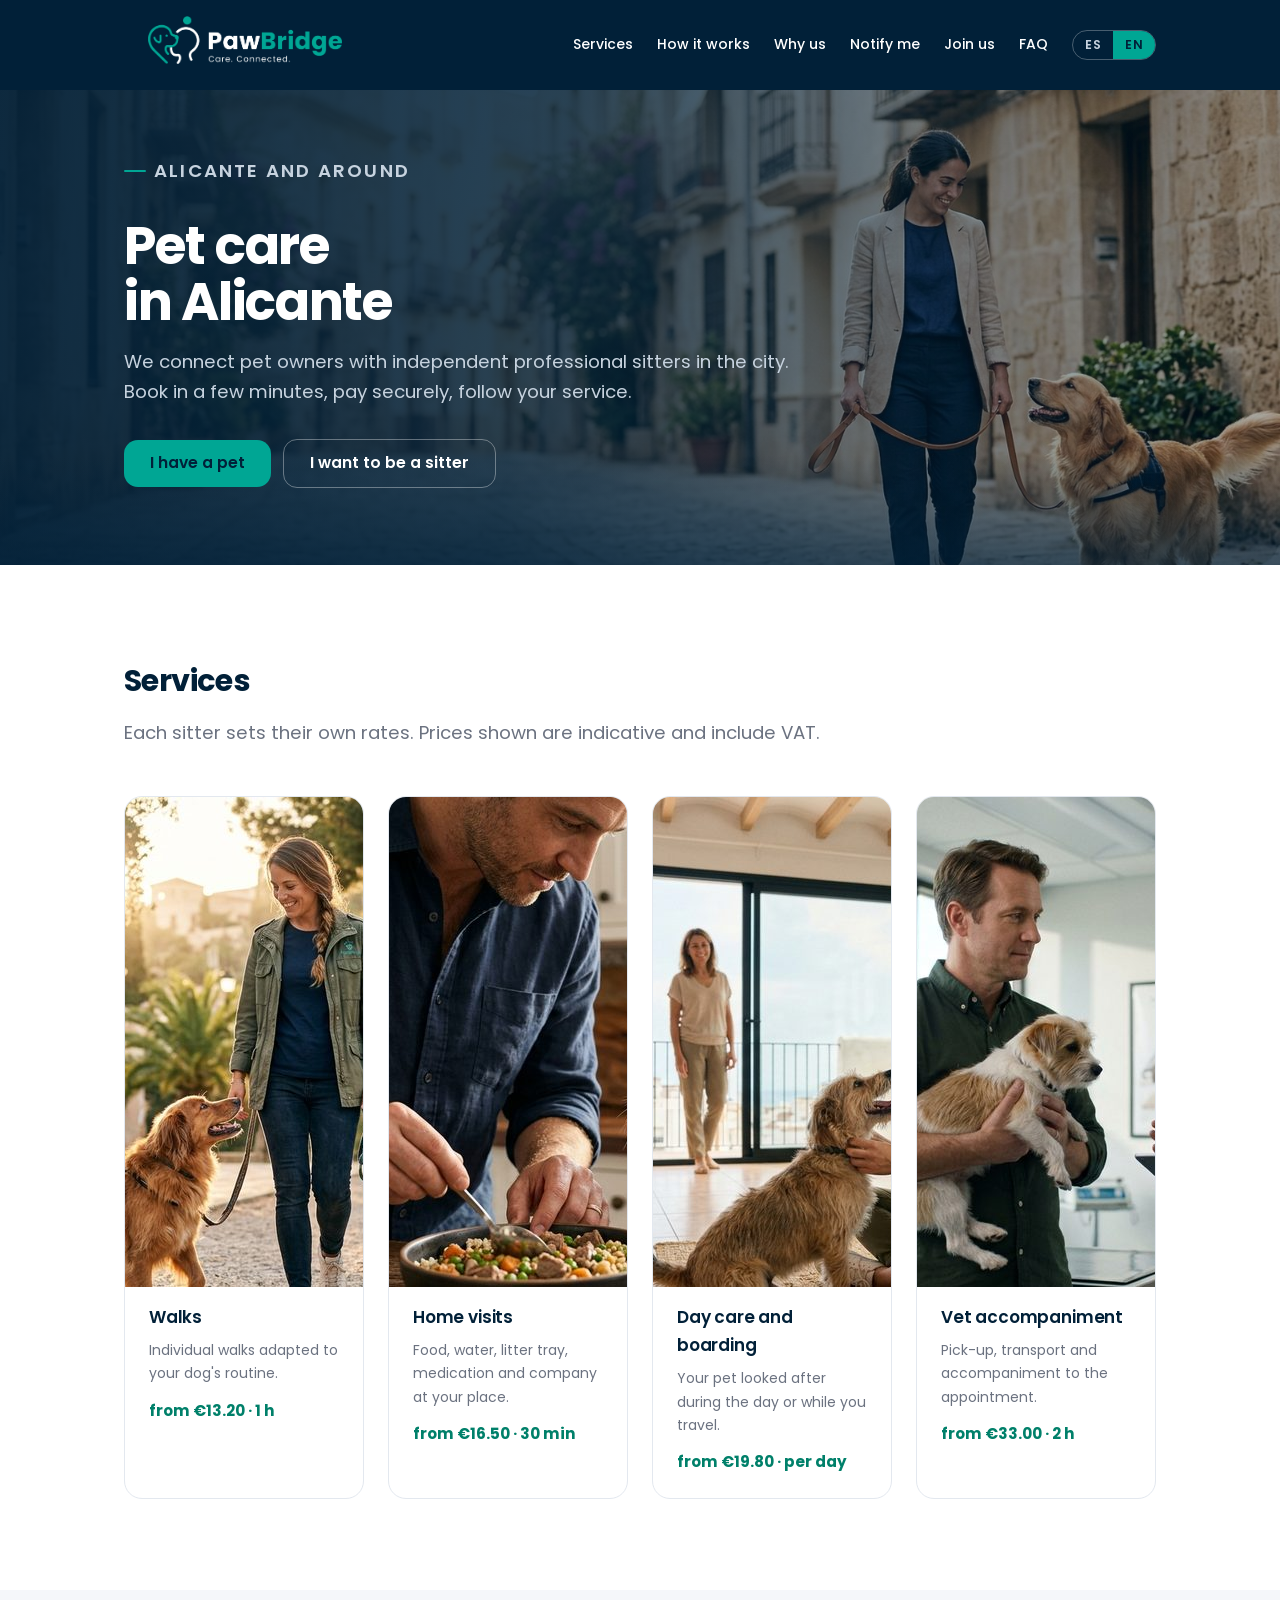
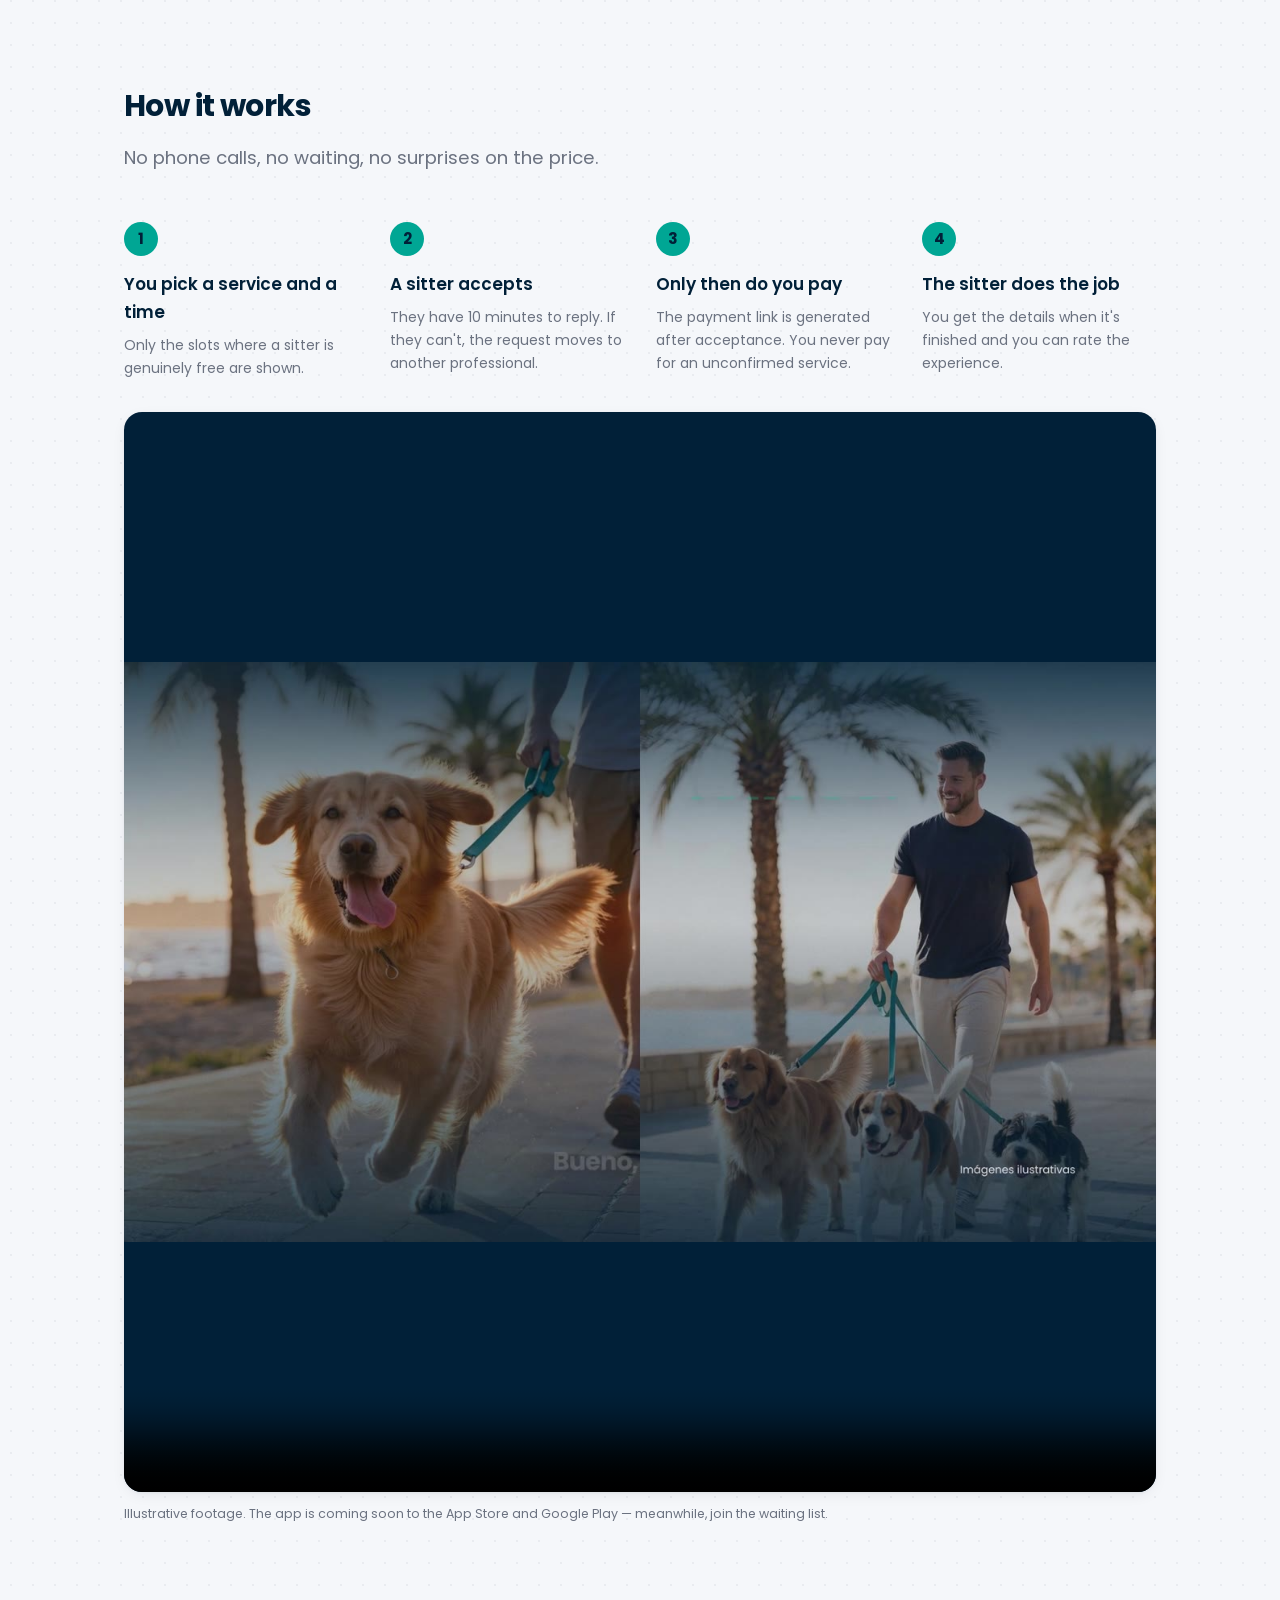
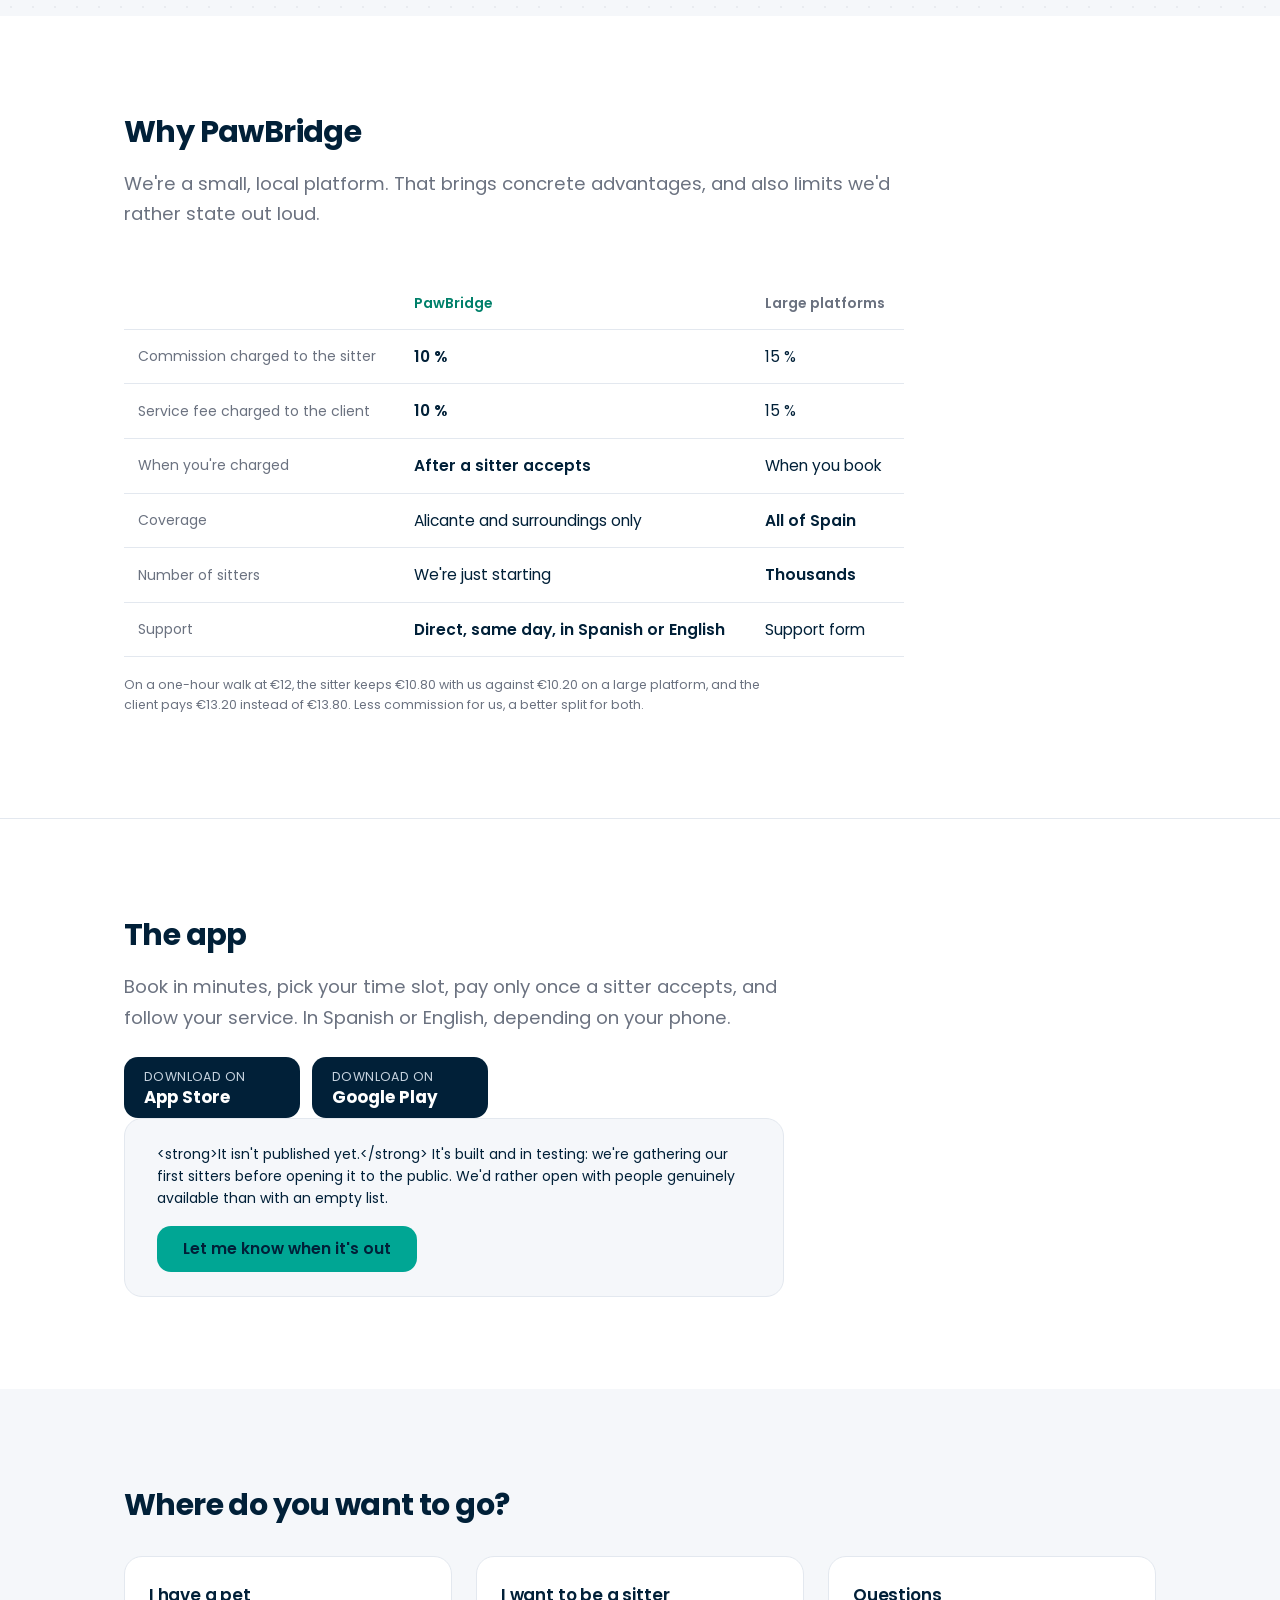
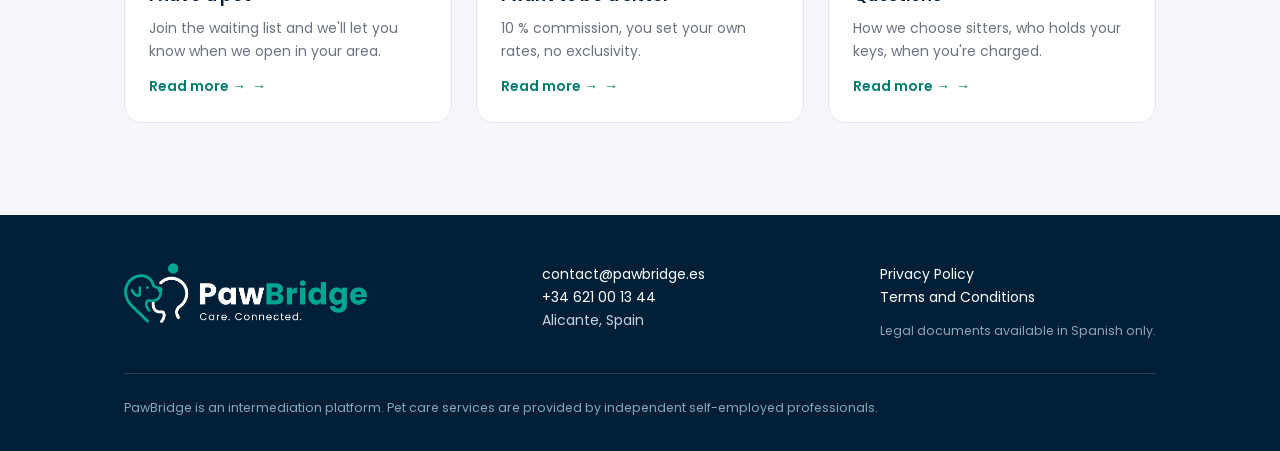
<file: index.html>
<!DOCTYPE html>
<html lang="es">
<head>
<meta charset="utf-8">
<meta name="viewport" content="width=device-width, initial-scale=1">
<title>PawBridge — Cuidado de mascotas en Alicante</title>
<meta name="description" content="PawBridge conecta a dueños de mascotas de Alicante con cuidadores profesionales independientes. Paseos, guardería, visitas a domicilio y acompañamiento veterinario.">
<meta property="og:title" content="PawBridge — Care. Connected.">
<meta property="og:description" content="Cuidado de mascotas en Alicante. Buscamos cuidadores profesionales.">
<meta property="og:image" content="https://pawbridge.es/assets/img/og-image.jpg">
<meta property="og:image:width" content="1200">
<meta property="og:image:height" content="630">
<meta property="og:type" content="website">
<meta name="twitter:card" content="summary_large_image">
<meta property="og:locale" content="es_ES">
<link rel="canonical" href="https://pawbridge.es/">
<link rel="alternate" hreflang="es" href="https://pawbridge.es/">
<link rel="alternate" hreflang="en" href="https://pawbridge.es/?lang=en">
<link rel="preconnect" href="https://fonts.googleapis.com">
<link rel="preconnect" href="https://fonts.gstatic.com" crossorigin>
<link href="https://fonts.googleapis.com/css2?family=Poppins:wght@400;500;600;700&display=swap" rel="stylesheet">
<link rel="icon" href="assets/img/favicon.png" sizes="64x64">
<link rel="apple-touch-icon" href="assets/img/apple-touch-icon.png">
<link rel="stylesheet" href="assets/style.css?v=2026-10-13c">
</head>
<body data-title-key="title.home">
<a class="skip" href="#contenido">Ir al contenido</a>

<header>
  <div class="wrap nav">
    <div>
      <div class="logo"><a href="index.html"><img src="assets/img/logo-h-full.png" alt="PawBridge — Care. Connected." width="1862" height="460"></a></div>
    </div>
    <nav>
      <a href="#servicios" data-i18n="nav.services">Servicios</a>
      <a href="#como" data-i18n="nav.how">Cómo funciona</a>
      <a href="#porque" data-i18n="nav.why">Por qué</a>
      <a href="avisame.html" data-i18n="nav.waitlist">Avísame</a>
      <a href="cuidadores.html" data-i18n="nav.work">Únete</a>
      <a href="faq.html" data-i18n="nav.faq">Preguntas</a>
      <span class="lang notranslate" translate="no" role="group" aria-label="Idioma / Language">
        <button type="button" data-lang="es" lang="es" aria-pressed="true">ES</button>
        <button type="button" data-lang="en" lang="en" aria-pressed="false">EN</button>
      </span>
    </nav>
  </div>
</header>

<div class="hero img" style="background-image:url('assets/img/hero-home.jpg')">
  <div class="wrap">
    <p class="eyebrow" data-i18n="eyebrow.home">Alicante y alrededores</p>
    <h1 data-i18n-html="hero.title">Cuidado de mascotas<br>en Alicante</h1>
    <p data-i18n="hero.lead">Conectamos a dueños de mascotas con cuidadores profesionales independientes
       de la ciudad. Reserva en unos minutos, paga de forma segura, sigue tu servicio.</p>
    <div class="actions">
      <a class="btn" href="avisame.html" data-i18n="hero.cta1">Tengo una mascota</a>
      <a class="btn btn-ghost" href="cuidadores.html" data-i18n="hero.cta2">Quiero ser cuidador</a>
    </div>
  </div>
</div>

<section id="servicios">
  <div class="wrap">
    <h2 data-i18n="services.title">Servicios</h2>
    <p class="lead" data-i18n="services.lead">Cada cuidador fija sus propias tarifas. Los precios mostrados son
       orientativos e incluyen el IVA.</p>
    <div class="grid">
      <div class="card reveal">
        <figure><img src="assets/img/svc-paseos.jpg" width="760" height="490" loading="lazy"
                     alt="Cuidadora paseando a dos perros por un parque de Alicante"></figure>
        <h3 data-i18n="svc1.title">Paseos</h3>
        <p data-i18n="svc1.text">Paseos individuales adaptados a la rutina de tu perro.</p>
        <span class="price" data-i18n="svc1.price">desde 13,20 € · 1 h</span>
      </div>
      <div class="card reveal">
        <figure><img src="assets/img/svc-visitas.jpg" width="760" height="490" loading="lazy"
                     alt="Cuidador preparando la comida de un perro en la cocina"></figure>
        <h3 data-i18n="svc2.title">Visitas a domicilio</h3>
        <p data-i18n="svc2.text">Comida, agua, arenero, medicación y compañía en tu casa.</p>
        <span class="price" data-i18n="svc2.price">desde 16,50 € · 30 min</span>
      </div>
      <div class="card reveal">
        <figure><img src="assets/img/svc-guarderia.jpg" width="760" height="490" loading="lazy"
                     alt="Cuidadora jugando con un perro en el salón de una casa"></figure>
        <h3 data-i18n="svc3.title">Guardería y alojamiento</h3>
        <p data-i18n="svc3.text">Tu mascota cuidada durante el día o mientras viajas.</p>
        <span class="price" data-i18n="svc3.price">desde 19,80 € · por día</span>
      </div>
      <div class="card reveal">
        <figure><img src="assets/img/svc-veterinario.jpg" width="760" height="490" loading="lazy"
                     alt="Cuidador con un perro en brazos hablando con la veterinaria"></figure>
        <h3 data-i18n="svc4.title">Acompañamiento veterinario</h3>
        <p data-i18n="svc4.text">Recogida, traslado y acompañamiento a la consulta.</p>
        <span class="price" data-i18n="svc4.price">desde 33,00 € · 2 h</span>
      </div>
    </div>
  </div>
</section>

<section id="como" class="alt textured">
  <div class="wrap">
    <h2 data-i18n="how.title">Cómo funciona</h2>
    <p class="lead" data-i18n="how.lead">Sin llamadas, sin esperas, sin sorpresas en el precio.</p>
    <div class="steps">
      <div class="step reveal">
        <h3 data-i18n="step1.title">Eliges servicio y horario</h3>
        <p data-i18n="step1.text">Solo se muestran las franjas en las que hay un cuidador realmente libre.</p>
      </div>
      <div class="step reveal">
        <h3 data-i18n="step2.title">Un cuidador acepta</h3>
        <p data-i18n="step2.text">Tiene 10 minutos para responder. Si no puede, la solicitud pasa a otro profesional.</p>
      </div>
      <div class="step reveal">
        <h3 data-i18n="step3.title">Pagas solo entonces</h3>
        <p data-i18n="step3.text">El enlace de pago se genera después de la aceptación. Nunca pagas por un servicio sin confirmar.</p>
      </div>
      <div class="step reveal">
        <h3 data-i18n="step4.title">El cuidador realiza el servicio</h3>
        <p data-i18n="step4.text">Recibes el detalle al finalizar y puedes valorar la experiencia.</p>
      </div>
    </div>

    <figure class="film wide reveal">
      <!-- Deux fichiers, un seul visible : <source media> n'existe pas sur
           <video>, seule la CSS peut choisir. preload="none" sur les deux :
           celui qui est masqué ne coûte pas un octet. -->
      <video class="film-h" controls playsinline preload="none"
             poster="assets/video/dos-lados-poster.jpg" width="1920" height="1080">
        <source src="assets/video/dos-lados.mp4" type="video/mp4">
      </video>
      <video class="film-v" controls playsinline preload="none"
             poster="assets/video/dos-lados-9x16-poster.jpg" width="1080" height="1920">
        <source src="assets/video/dos-lados-9x16.mp4" type="video/mp4">
      </video>
      <figcaption data-i18n="video.caption">Imágenes ilustrativas. La app llega pronto a App Store y Google Play — mientras tanto, apúntate a la lista de espera.</figcaption>
    </figure>
  </div>
</section>


<section id="porque">
  <div class="wrap">
    <h2 data-i18n="why.title">Por qué PawBridge</h2>
    <p class="lead" data-i18n="why.lead">Somos una plataforma pequeña y local. Eso tiene ventajas concretas,
       y también límites que preferimos decir en voz alta.</p>

    <table class="compare">
      <tr>
        <th></th>
        <th>PawBridge</th>
        <th data-i18n="why.them">Grandes plataformas</th>
      </tr>
      <tr>
        <td data-i18n="why.r1">Comisión al cuidador</td>
        <td class="good">10 %</td>
        <td>15 %</td>
      </tr>
      <tr>
        <td data-i18n="why.r2">Tarifa de servicio al cliente</td>
        <td class="good">10 %</td>
        <td>15 %</td>
      </tr>
      <tr>
        <td data-i18n="why.r3">Momento del cobro</td>
        <td class="good" data-i18n="why.r3a">Después de que un cuidador acepte</td>
        <td data-i18n="why.r3b">Al reservar</td>
      </tr>
      <tr>
        <td data-i18n="why.r4">Cobertura</td>
        <td data-i18n="why.r4a">Solo Alicante y alrededores</td>
        <td class="good" data-i18n="why.r4b">Toda España</td>
      </tr>
      <tr>
        <td data-i18n="why.r5">Número de cuidadores</td>
        <td data-i18n="why.r5a">Estamos empezando</td>
        <td class="good" data-i18n="why.r5b">Miles</td>
      </tr>
      <tr>
        <td data-i18n="why.r6">Atención</td>
        <td class="good" data-i18n="why.r6a">Directa, en el día, en español</td>
        <td data-i18n="why.r6b">Formulario de soporte</td>
      </tr>
    </table>

    <p class="note" style="margin-top:18px;max-width:640px" data-i18n="why.note">
      Sobre una hora de paseo a 12 €, el cuidador se queda 10,80 € con nosotros
      frente a 10,20 € en una gran plataforma, y el cliente paga 13,20 € en lugar
      de 13,80 €. Menos comisión para nosotros, mejor reparto para ambos.
    </p>
  </div>
</section>

<!-- Section application.
     Les deux badges de store restent masqués tant qu'aucune URL n'est
     renseignée dans assets/store.js. Annoncer un téléchargement qui
     n'existe pas romprait la promesse au premier clic, et Apple comme
     Google interdisent l'usage de leurs badges pour une application non
     publiée — ce qui se retourne contre nous au moment de la validation.
     Voir assets/store.js pour l'activation. -->
<section id="app">
  <div class="wrap">
    <div class="appwrap">
      <div>
        <h2 data-i18n="app.title">La aplicación</h2>
        <p class="lead" data-i18n="app.lead">Reserva en unos minutos, elige la franja horaria,
           paga solo cuando un cuidador acepta, y sigue tu servicio. En español o en inglés,
           según el idioma de tu teléfono.</p>

        <div id="store-badges" hidden>
          <a id="store-ios" class="store" href="#" hidden>
            <span class="store-k" data-i18n="app.getOn">Descárgala en</span>
            <span class="store-n">App Store</span>
          </a>
          <a id="store-android" class="store" href="#" hidden>
            <span class="store-k" data-i18n="app.getOn">Descárgala en</span>
            <span class="store-n">Google Play</span>
          </a>
        </div>

        <div id="store-soon" class="soon">
          <p data-i18n="app.soon"><strong>Todavía no está publicada.</strong> Está desarrollada
             y en pruebas: estamos reuniendo a los primeros cuidadores antes de abrirla al
             público. Preferimos abrir con gente de verdad disponible que con una lista vacía.</p>
          <a class="btn" href="avisame.html" data-i18n="app.notify">Avísame cuando salga</a>
        </div>
      </div>
    </div>
  </div>
</section>

<section id="contenido" class="alt">
  <div class="wrap">
    <h2 data-i18n="go.title">¿A dónde quieres ir?</h2>
    <div class="grid" style="margin-top:26px">
      <a class="card reveal" href="avisame.html">
        <h3 data-i18n="go.waitTitle">Tengo una mascota</h3>
        <p data-i18n="go.waitText">Apúntate a la lista de espera y te avisamos cuando abramos en tu zona.</p>
        <span class="more" data-i18n="go.more">Seguir →</span>
      </a>
      <a class="card reveal" href="cuidadores.html">
        <h3 data-i18n="go.workTitle">Quiero ser cuidador</h3>
        <p data-i18n="go.workText">10 % de comisión, tú fijas tus tarifas, sin exclusividad.</p>
        <span class="more" data-i18n="go.more">Seguir →</span>
      </a>
      <a class="card reveal" href="faq.html">
        <h3 data-i18n="go.faqTitle">Preguntas</h3>
        <p data-i18n="go.faqText">Cómo elegimos a los cuidadores, quién tiene tus llaves, cuándo se te cobra.</p>
        <span class="more" data-i18n="go.more">Seguir →</span>
      </a>
    </div>
  </div>
</section>

<footer>
  <div class="wrap">
    <div class="fgrid">
      <div>
        <div class="logo"><img src="assets/img/logo-h-full.png" alt="PawBridge — Care. Connected." width="1862" height="460"></div>
      </div>
      <div>
        <a href="mailto:contact@pawbridge.es">contact@pawbridge.es</a><br>
        <a href="https://wa.me/34621001344">+34 621 00 13 44</a><br>
        <span data-i18n="footer.city">Alicante, España</span>
      </div>
      <div>
        <a href="privacidad.html" data-i18n="footer.privacy">Política de Privacidad</a><br>
        <a href="terminos.html" data-i18n="footer.terms">Términos y Condiciones</a>
        <div class="legal-note" data-i18n="footer.legalLang">Documentos legales disponibles únicamente en español.</div>
      </div>
    </div>
    <div class="fbot" data-i18n="footer.disclaimer">
      PawBridge es una plataforma de intermediación. Los servicios de cuidado
      animal los prestan profesionales autónomos independientes.
    </div>
  </div>
</footer>

<script src="assets/store.js?v=2026-10-13c"></script>
<script src="assets/i18n.js?v=2026-10-13c"></script>
<script src="assets/forms.js?v=2026-10-13c"></script>
<script src="assets/motion.js?v=2026-10-13c"></script>
</body>
</html>
</file>
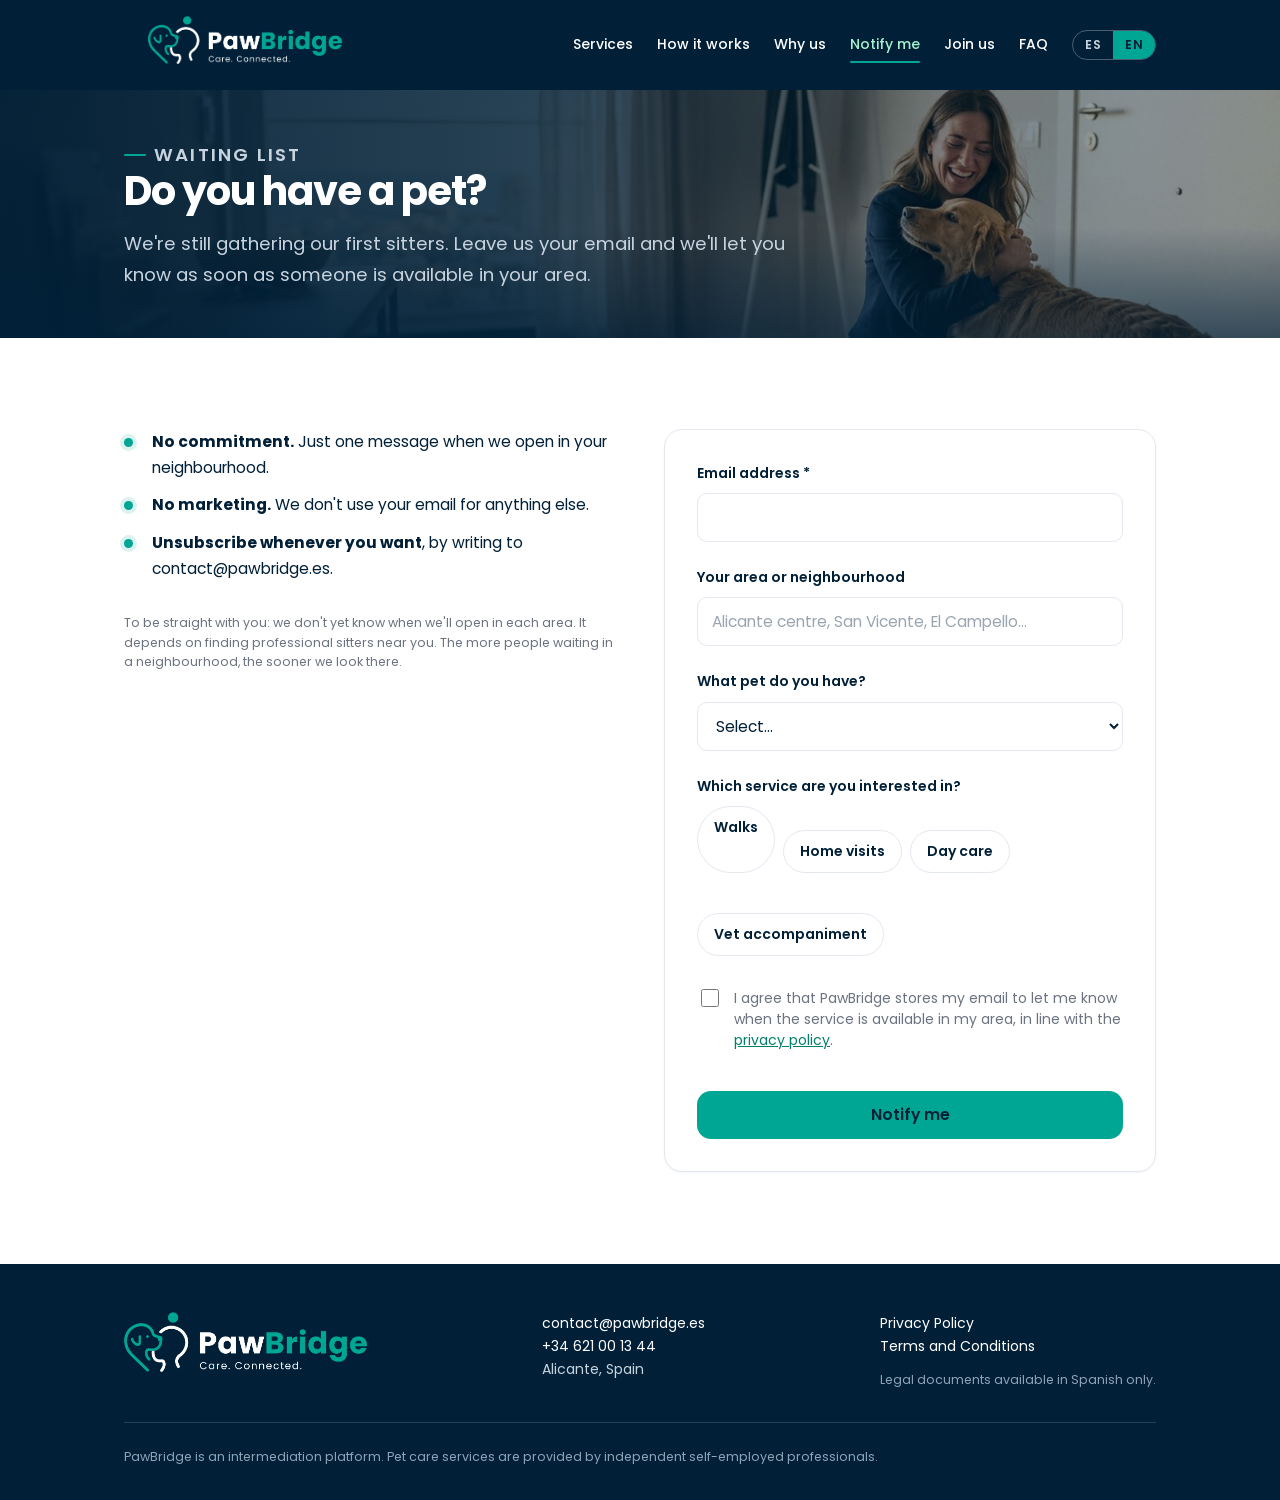
<file: avisame.html>
<!DOCTYPE html>
<html lang="es">
<head>
<meta charset="utf-8">
<meta name="viewport" content="width=device-width, initial-scale=1">
<title>Avísame — PawBridge</title>
<meta name="description" content="Apúntate a la lista de espera de PawBridge y te avisamos cuando haya cuidadores profesionales disponibles en tu zona de Alicante.">
<meta property="og:title" content="Avísame — PawBridge">
<meta property="og:description" content="Te avisamos cuando haya cuidadores disponibles en tu zona.">
<meta property="og:image" content="https://pawbridge.es/assets/img/og-image.jpg">
<meta property="og:image:width" content="1200">
<meta property="og:image:height" content="630">
<meta property="og:type" content="website">
<meta name="twitter:card" content="summary_large_image">
<meta property="og:locale" content="es_ES">
<link rel="canonical" href="https://pawbridge.es/avisame.html">
<link rel="alternate" hreflang="es" href="https://pawbridge.es/avisame.html">
<link rel="alternate" hreflang="en" href="https://pawbridge.es/avisame.html?lang=en">
<link rel="preconnect" href="https://fonts.googleapis.com">
<link rel="preconnect" href="https://fonts.gstatic.com" crossorigin>
<link href="https://fonts.googleapis.com/css2?family=Poppins:wght@400;500;600;700&display=swap" rel="stylesheet">
<link rel="icon" href="assets/img/favicon.png" sizes="64x64">
<link rel="apple-touch-icon" href="assets/img/apple-touch-icon.png">
<link rel="stylesheet" href="assets/style.css?v=2026-10-05">
</head>
<body data-title-key="title.wait">
<a class="skip" href="#contenido">Ir al contenido</a>

<header>
  <div class="wrap nav">
    <div>
      <div class="logo"><a href="index.html"><img src="assets/img/logo-h-full.png" alt="PawBridge — Care. Connected." width="1862" height="460"></a></div>
    </div>
    <nav>
      <a href="index.html#servicios" data-i18n="nav.services">Servicios</a>
      <a href="index.html#como" data-i18n="nav.how">Cómo funciona</a>
      <a href="index.html#porque" data-i18n="nav.why">Por qué</a>
      <a href="avisame.html" aria-current="page" data-i18n="nav.waitlist">Avísame</a>
      <a href="cuidadores.html" data-i18n="nav.work">Únete</a>
      <a href="faq.html" data-i18n="nav.faq">Preguntas</a>
      <span class="lang notranslate" translate="no" role="group" aria-label="Idioma / Language">
        <button type="button" data-lang="es" lang="es" aria-pressed="true">ES</button>
        <button type="button" data-lang="en" lang="en" aria-pressed="false">EN</button>
      </span>
    </nav>
  </div>
</header>

<div class="hero img compact" style="background-image:url('assets/img/hero-avisame.jpg')">
  <div class="wrap">
    <p class="eyebrow" data-i18n="eyebrow.wait">Lista de espera</p>
    <h1 data-i18n="wait.title">¿Tienes una mascota?</h1>
    <p data-i18n="wait.lead">Todavía estamos reuniendo a nuestros primeros cuidadores.
       Déjanos tu correo y te avisamos en cuanto haya alguien disponible en tu zona.</p>
  </div>
</div>

<section id="contenido">
  <div class="wrap split">
    <div>
      <ul class="check">
        <li data-i18n-html="wait.b1"><strong>Sin compromiso.</strong> Solo un aviso cuando abramos en tu barrio.</li>
        <li data-i18n-html="wait.b2"><strong>Sin publicidad.</strong> No usamos tu correo para nada más.</li>
        <li data-i18n-html="wait.b3"><strong>Te das de baja cuando quieras</strong>, escribiendo a contact@pawbridge.es.</li>
      </ul>

      <p class="note" data-i18n="wait.honest">
        Somos claros: no sabemos aún cuándo abriremos en cada zona. Depende de
        encontrar cuidadores profesionales cerca de ti. Cuantas más personas
        esperen en un barrio, antes buscamos allí.
      </p>
    </div>

    <form id="w" novalidate>
      <label for="wemail" data-i18n="wait.email">Correo electrónico *</label>
      <input id="wemail" name="wemail" type="email" required autocomplete="email">

      <label for="wcity" data-i18n="wait.city">Tu zona o barrio</label>
      <input id="wcity" name="wcity" type="text" placeholder="Alicante centro, San Vicente, El Campello…">

      <label for="wanimal" data-i18n="wait.animal">¿Qué animal tienes?</label>
      <select id="wanimal" name="wanimal">
        <option value="" data-i18n="wait.select">Selecciona…</option>
        <option value="perro" data-i18n="wait.dog">Perro</option>
        <option value="gato" data-i18n="wait.cat">Gato</option>
        <option value="otro" data-i18n="wait.other">Otro</option>
      </select>

      <label data-i18n="wait.services">¿Qué servicio te interesa?</label>
      <div class="services" id="wservices">
        <label class="chip"><input type="checkbox" value="promenade"><span data-i18n="form.svc1">Paseos</span></label>
        <label class="chip"><input type="checkbox" value="visite"><span data-i18n="form.svc2">Visitas a domicilio</span></label>
        <label class="chip"><input type="checkbox" value="garde"><span data-i18n="form.svc3">Guardería</span></label>
        <label class="chip"><input type="checkbox" value="veterinaire"><span data-i18n="form.svc4">Acompañamiento veterinario</span></label>
      </div>

      <label class="consent" for="wconsent">
        <input type="checkbox" id="wconsent">
        <span data-i18n-html="wait.consent">Acepto que PawBridge guarde mi correo para avisarme cuando
        el servicio esté disponible en mi zona, conforme a la
        <a href="privacidad.html">política de privacidad</a>.</span>
      </label>

      <label class="hp" aria-hidden="true">No rellenar
        <input type="text" id="wwebsite" name="wwebsite" tabindex="-1" autocomplete="off">
      </label>

      <button class="btn submit" type="submit" id="wsend" data-i18n="wait.submit">Avísame</button>
      <div class="msg" id="wmsg" role="status"></div>
    </form>
  </div>
</section>

<footer>
  <div class="wrap">
    <div class="fgrid">
      <div>
        <div class="logo"><img src="assets/img/logo-h-full.png" alt="PawBridge — Care. Connected." width="1862" height="460"></div>
      </div>
      <div>
        <a href="mailto:contact@pawbridge.es">contact@pawbridge.es</a><br>
        <a href="https://wa.me/34621001344">+34 621 00 13 44</a><br>
        <span data-i18n="footer.city">Alicante, España</span>
      </div>
      <div>
        <a href="privacidad.html" data-i18n="footer.privacy">Política de Privacidad</a><br>
        <a href="terminos.html" data-i18n="footer.terms">Términos y Condiciones</a>
        <div class="legal-note" data-i18n="footer.legalLang">Documentos legales disponibles únicamente en español.</div>
      </div>
    </div>
    <div class="fbot" data-i18n="footer.disclaimer">
      PawBridge es una plataforma de intermediación. Los servicios de cuidado
      animal los prestan profesionales autónomos independientes.
    </div>
  </div>
</footer>

<script src="assets/i18n.js?v=2026-10-05"></script>
<script src="assets/forms.js?v=2026-10-05"></script>
<script src="assets/motion.js?v=2026-10-05"></script>
</body>
</html>
</file>
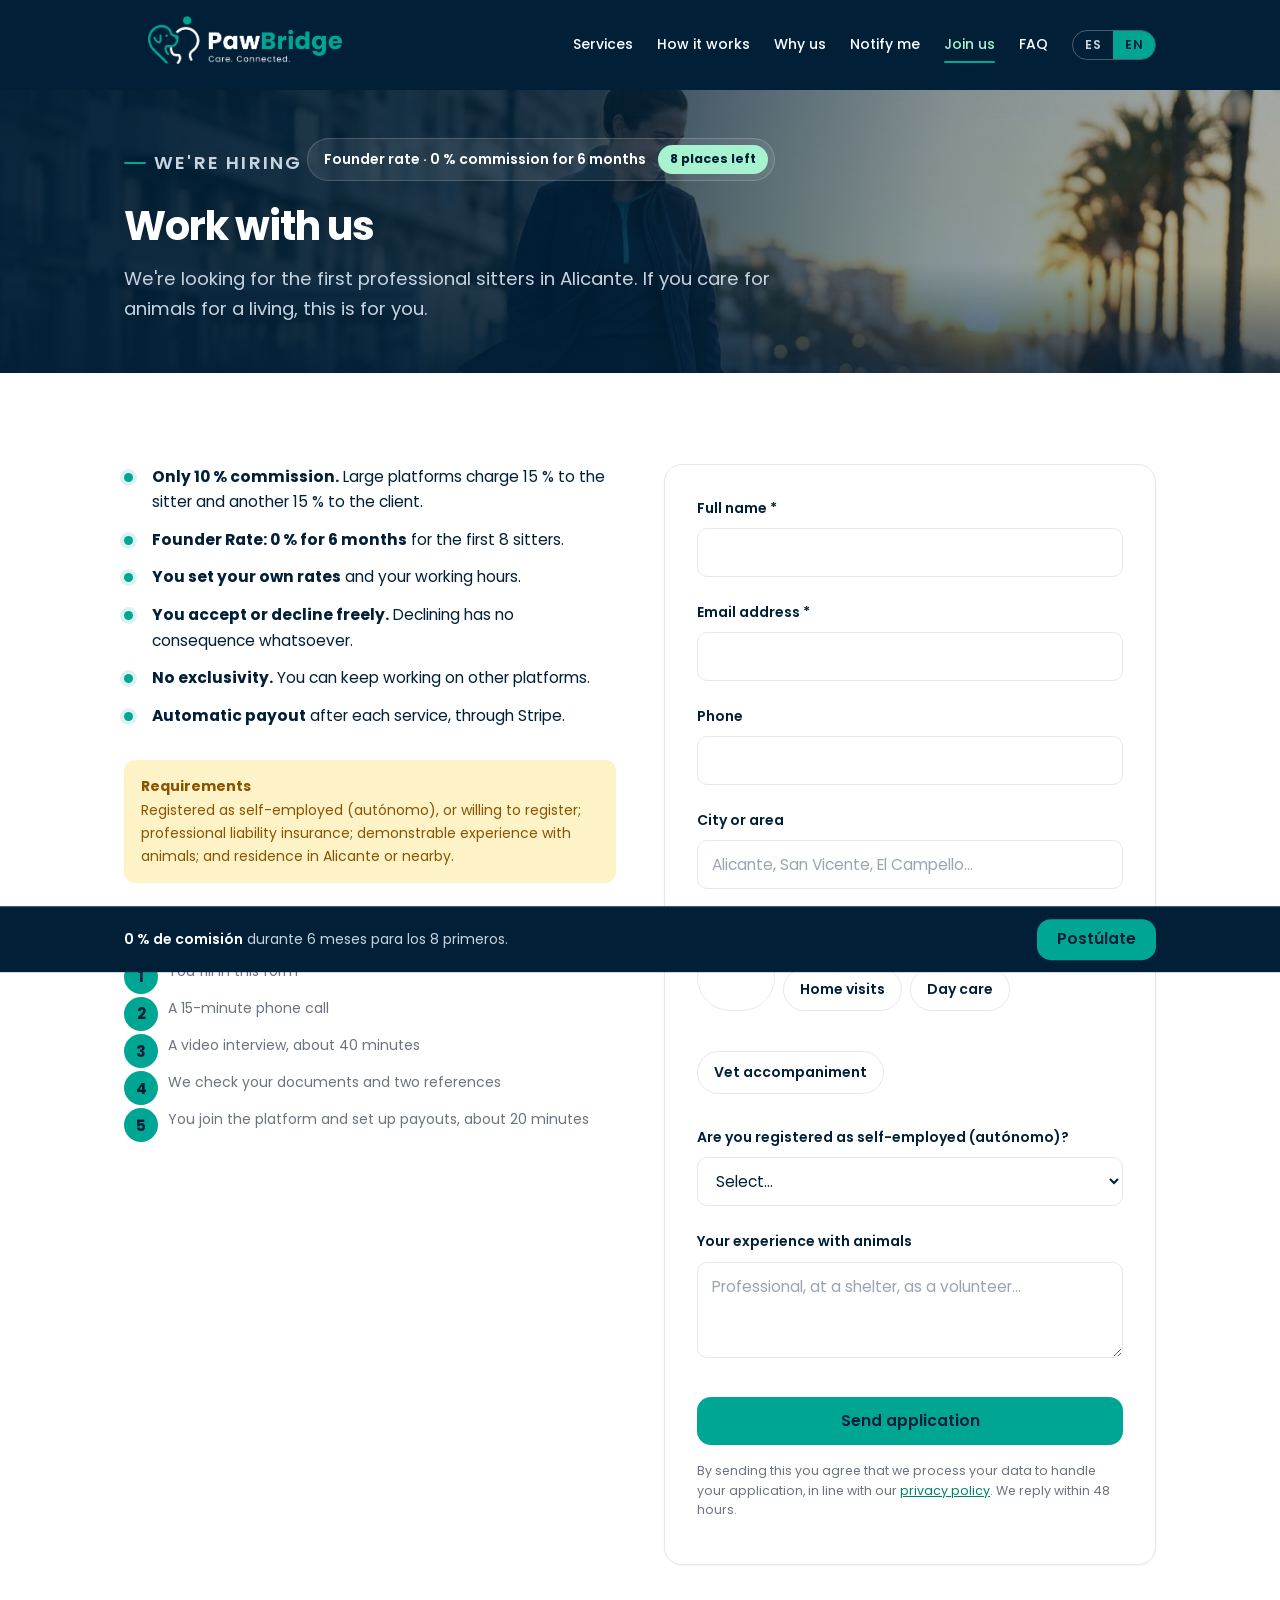
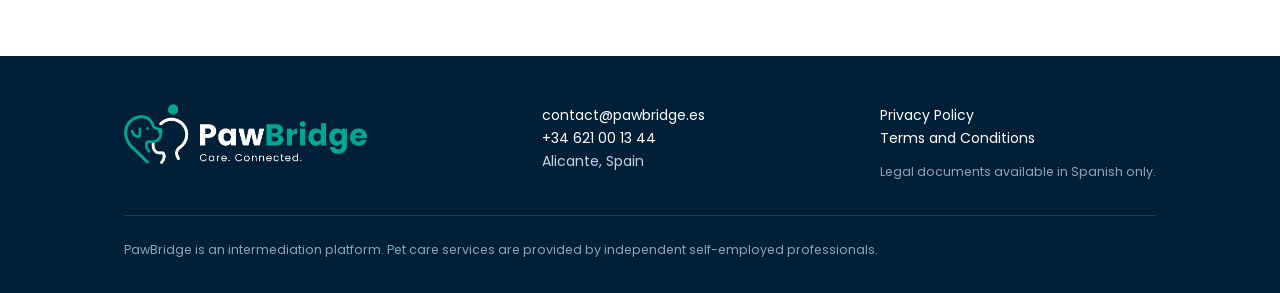
<file: cuidadores.html>
<!DOCTYPE html>
<html lang="es">
<head>
<meta charset="utf-8">
<meta name="viewport" content="width=device-width, initial-scale=1">
<title>Trabaja con nosotros — PawBridge</title>
<meta name="description" content="Buscamos cuidadores profesionales en Alicante. Solo 10 % de comisión, Tarifa Fundador 0 % durante 6 meses, tú fijas tus tarifas y sin exclusividad.">
<meta property="og:title" content="Trabaja con nosotros — PawBridge">
<meta property="og:description" content="Buscamos a los primeros cuidadores profesionales de Alicante. 10 % de comisión, sin exclusividad.">
<meta property="og:image" content="https://pawbridge.es/assets/img/og-image.jpg">
<meta property="og:image:width" content="1200">
<meta property="og:image:height" content="630">
<meta property="og:type" content="website">
<meta name="twitter:card" content="summary_large_image">
<meta property="og:locale" content="es_ES">
<link rel="canonical" href="https://pawbridge.es/cuidadores.html">
<link rel="alternate" hreflang="es" href="https://pawbridge.es/cuidadores.html">
<link rel="alternate" hreflang="en" href="https://pawbridge.es/cuidadores.html?lang=en">
<link rel="preconnect" href="https://fonts.googleapis.com">
<link rel="preconnect" href="https://fonts.gstatic.com" crossorigin>
<link href="https://fonts.googleapis.com/css2?family=Poppins:wght@400;500;600;700&display=swap" rel="stylesheet">
<link rel="icon" href="assets/img/favicon.png" sizes="64x64">
<link rel="apple-touch-icon" href="assets/img/apple-touch-icon.png">
<link rel="stylesheet" href="assets/style.css?v=2026-10-05">
</head>
<body data-title-key="title.work">
<a class="skip" href="#contenido">Ir al contenido</a>

<header>
  <div class="wrap nav">
    <div>
      <div class="logo"><a href="index.html"><img src="assets/img/logo-h-full.png" alt="PawBridge — Care. Connected." width="1862" height="460"></a></div>
    </div>
    <nav>
      <a href="index.html#servicios" data-i18n="nav.services">Servicios</a>
      <a href="index.html#como" data-i18n="nav.how">Cómo funciona</a>
      <a href="index.html#porque" data-i18n="nav.why">Por qué</a>
      <a href="avisame.html" data-i18n="nav.waitlist">Avísame</a>
      <a href="cuidadores.html" aria-current="page" data-i18n="nav.work">Únete</a>
      <a href="faq.html" data-i18n="nav.faq">Preguntas</a>
      <span class="lang notranslate" translate="no" role="group" aria-label="Idioma / Language">
        <button type="button" data-lang="es" lang="es" aria-pressed="true">ES</button>
        <button type="button" data-lang="en" lang="en" aria-pressed="false">EN</button>
      </span>
    </nav>
  </div>
</header>

<div class="hero img compact" style="background-image:url('assets/img/hero-cuidadores.jpg')">
  <div class="wrap">
    <p class="eyebrow" data-i18n="eyebrow.work">Estamos contratando</p>
    <a class="annonce" href="#f">
      <b data-i18n="ann.title">Tarifa Fundador · 0 % de comisión durante 6 meses</b>
      <span class="pastille" data-i18n="ann.left">Quedan 8 plazas</span>
    </a>
    <h1 data-i18n="work.title">Trabaja con nosotros</h1>
    <p data-i18n="work.lead">Buscamos a los primeros cuidadores profesionales de Alicante.
       Si cuidas de animales por oficio, esto te interesa.</p>
  </div>
</div>

<section id="contenido">
  <div class="wrap split">
    <div>
      <ul class="check">
        <li data-i18n-html="work.b1"><strong>Solo 10 % de comisión.</strong> Las grandes plataformas cobran un 15 % al cuidador y otro 15 % al cliente.</li>
        <li data-i18n-html="work.b2"><strong>Tarifa Fundador: 0 % durante 6 meses</strong> para los 8 primeros cuidadores.</li>
        <li data-i18n-html="work.b3"><strong>Tú fijas tus tarifas</strong> y tus horarios de trabajo.</li>
        <li data-i18n-html="work.b4"><strong>Aceptas o rechazas libremente.</strong> Rechazar no tiene ninguna consecuencia.</li>
        <li data-i18n-html="work.b5"><strong>Sin exclusividad.</strong> Puedes seguir trabajando en otras plataformas.</li>
        <li data-i18n-html="work.b6"><strong>Cobro automático</strong> tras cada servicio, mediante Stripe.</li>
      </ul>

      <div style="background:var(--warn-bg);color:var(--warn-ink);padding:15px 17px;border-radius:11px;font-size:14px;"
           data-i18n-html="work.req">
        <strong>Requisitos</strong><br>
        Alta como autónomo (o disposición a darte de alta), seguro de responsabilidad
        civil profesional, experiencia demostrable con animales y residencia en
        Alicante o alrededores.
      </div>

      <h3 style="margin-top:32px;font-size:17px" data-i18n="work.process">Cómo es la selección</h3>
      <div class="steps" style="grid-template-columns:1fr;gap:14px;margin-top:16px">
        <div class="step reveal" style="padding-top:0;padding-left:44px">
          <p data-i18n="work.p1">Rellenas este formulario</p>
        </div>
        <div class="step reveal" style="padding-top:0;padding-left:44px">
          <p data-i18n="work.p2">Llamada telefónica de 15 minutos</p>
        </div>
        <div class="step reveal" style="padding-top:0;padding-left:44px">
          <p data-i18n="work.p3">Entrevista por videollamada, unos 40 minutos</p>
        </div>
        <div class="step reveal" style="padding-top:0;padding-left:44px">
          <p data-i18n="work.p4">Verificamos tu documentación y dos referencias</p>
        </div>
        <div class="step reveal" style="padding-top:0;padding-left:44px">
          <p data-i18n="work.p5">Alta en la plataforma y configuración del cobro, unos 20 minutos</p>
        </div>
      </div>
    </div>

    <form id="f" novalidate>
      <label for="name" data-i18n="form.name">Nombre y apellidos *</label>
      <input id="name" name="name" type="text" required autocomplete="name">

      <label for="email" data-i18n="form.email">Correo electrónico *</label>
      <input id="email" name="email" type="email" required autocomplete="email">

      <label for="phone" data-i18n="form.phone">Teléfono</label>
      <input id="phone" name="phone" type="tel" autocomplete="tel">

      <label for="city" data-i18n="form.city">Ciudad o zona</label>
      <input id="city" name="city" type="text" placeholder="Alicante, San Vicente, El Campello…">

      <label data-i18n="form.services">Servicios que quieres ofrecer *</label>
      <div class="services" id="services">
        <label class="chip"><input type="checkbox" value="promenade"><span data-i18n="form.svc1">Paseos</span></label>
        <label class="chip"><input type="checkbox" value="visite"><span data-i18n="form.svc2">Visitas a domicilio</span></label>
        <label class="chip"><input type="checkbox" value="garde"><span data-i18n="form.svc3">Guardería</span></label>
        <label class="chip"><input type="checkbox" value="veterinaire"><span data-i18n="form.svc4">Acompañamiento veterinario</span></label>
      </div>

      <label for="isAutonomo" data-i18n="form.autonomo">¿Estás dado de alta como autónomo?</label>
      <select id="isAutonomo" name="isAutonomo">
        <option value="" data-i18n="form.select">Selecciona…</option>
        <option value="si" data-i18n="form.opt1">Sí, ya estoy de alta</option>
        <option value="dispuesto" data-i18n="form.opt2">No, pero estoy dispuesto/a</option>
        <option value="no" data-i18n="form.opt3">No</option>
      </select>

      <label for="experience" data-i18n="form.experience">Tu experiencia con animales</label>
      <textarea id="experience" name="experience" placeholder="Profesional, en protectora, como voluntario/a…"></textarea>

      <label class="hp" aria-hidden="true">No rellenar
        <input type="text" id="website" name="website" tabindex="-1" autocomplete="off">
      </label>

      <button class="btn submit" type="submit" id="send" data-i18n="form.submit">Enviar candidatura</button>
      <div class="msg" id="msg" role="status"></div>

      <p class="note" data-i18n-html="form.note">Al enviar aceptas que tratemos tus datos para gestionar tu
        candidatura, conforme a nuestra
        <a href="privacidad.html">política de privacidad</a>.
        Te respondemos en 48 horas.</p>
    </form>
  </div>
</section>

<footer>
  <div class="wrap">
    <div class="fgrid">
      <div>
        <div class="logo"><img src="assets/img/logo-h-full.png" alt="PawBridge — Care. Connected." width="1862" height="460"></div>
      </div>
      <div>
        <a href="mailto:contact@pawbridge.es">contact@pawbridge.es</a><br>
        <a href="https://wa.me/34621001344">+34 621 00 13 44</a><br>
        <span data-i18n="footer.city">Alicante, España</span>
      </div>
      <div>
        <a href="privacidad.html" data-i18n="footer.privacy">Política de Privacidad</a><br>
        <a href="terminos.html" data-i18n="footer.terms">Términos y Condiciones</a>
        <div class="legal-note" data-i18n="footer.legalLang">Documentos legales disponibles únicamente en español.</div>
      </div>
    </div>
    <div class="fbot" data-i18n="footer.disclaimer">
      PawBridge es una plataforma de intermediación. Los servicios de cuidado
      animal los prestan profesionales autónomos independientes.
    </div>
  </div>
</footer>

<script src="assets/i18n.js?v=2026-10-05"></script>
<script src="assets/forms.js?v=2026-10-05"></script>
<script src="assets/motion.js?v=2026-10-05"></script>
<div class="dock" aria-hidden="false">
  <div class="wrap">
    <p data-i18n-html="dock.text"><b>0 % de comisión</b> durante 6 meses para los 8 primeros.</p>
    <a class="btn" href="#f" data-i18n="dock.cta">Postúlate</a>
  </div>
</div>
</body>
</html>
</file>
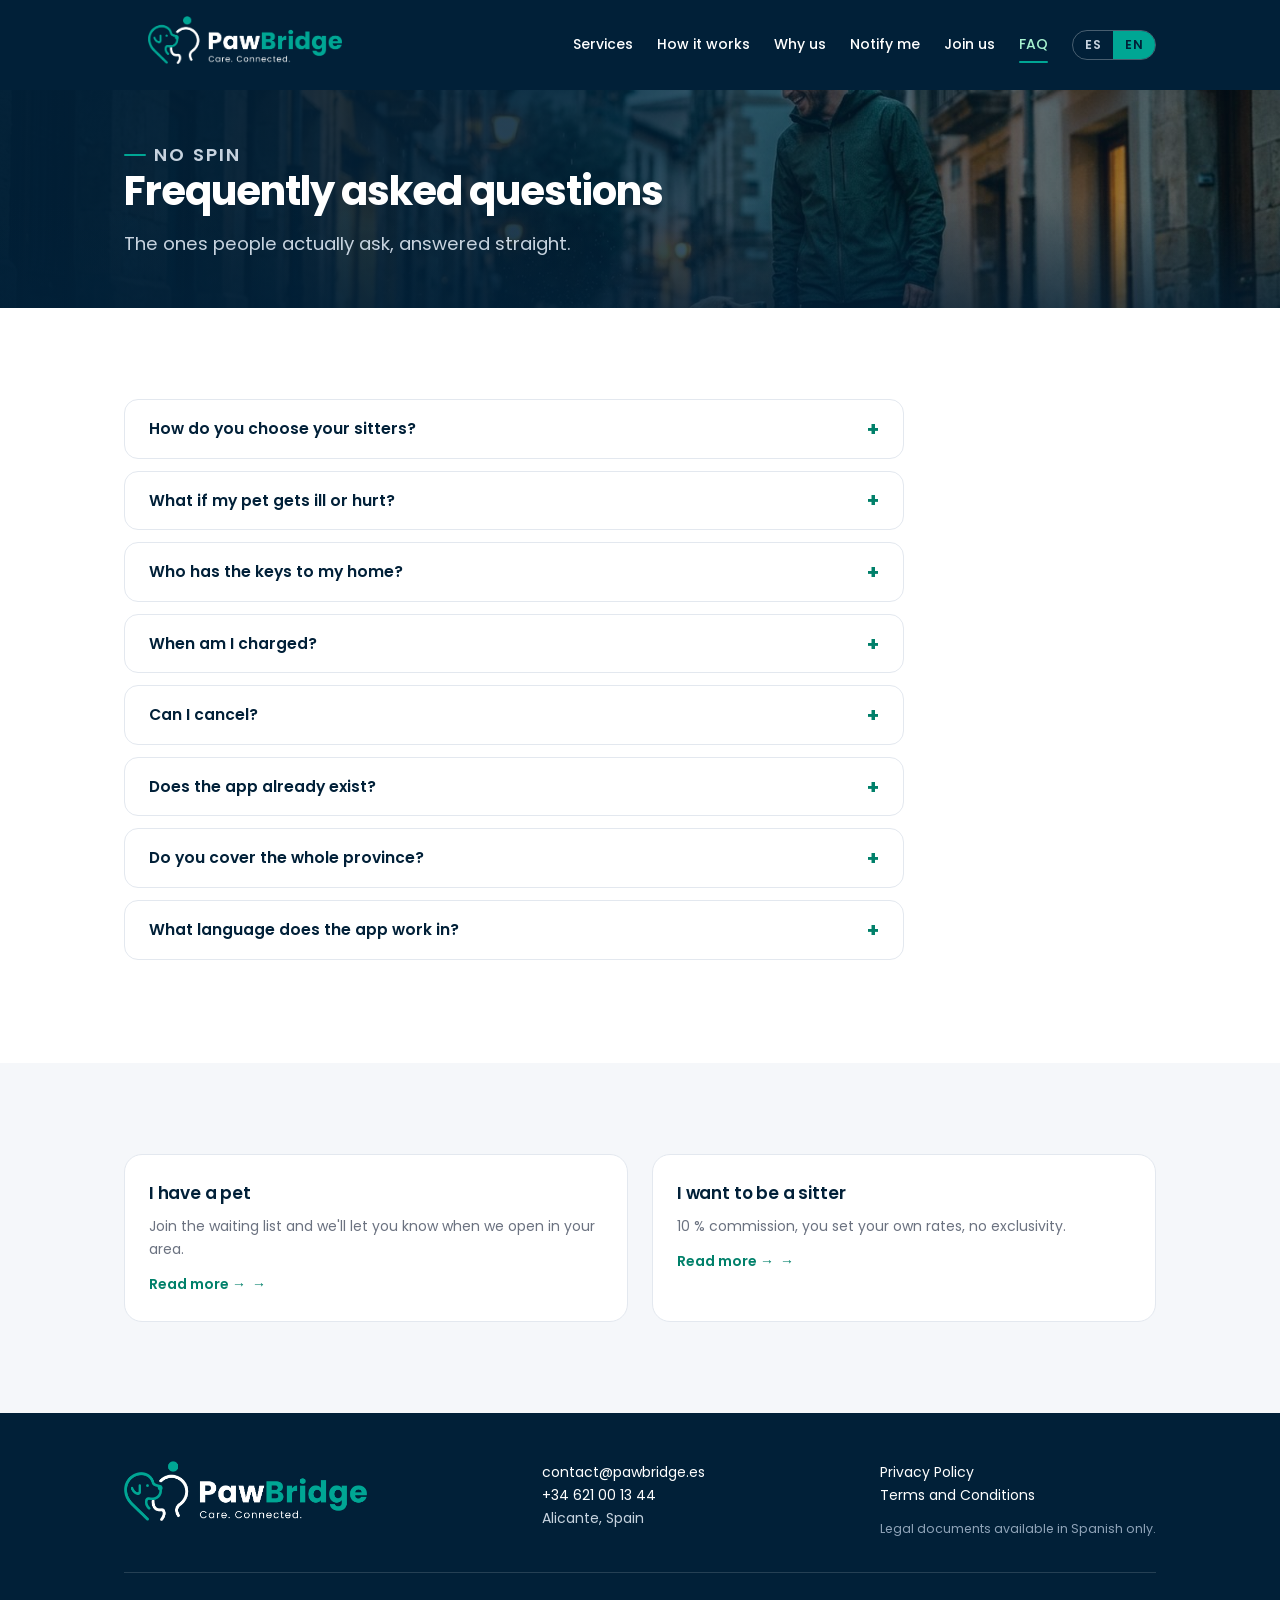
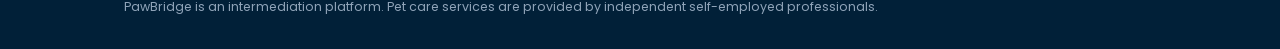
<file: faq.html>
<!DOCTYPE html>
<html lang="es">
<head>
<meta charset="utf-8">
<meta name="viewport" content="width=device-width, initial-scale=1">
<title>Preguntas frecuentes — PawBridge</title>
<meta name="description" content="Cómo elegimos a los cuidadores, qué pasa si tu mascota se pone enferma, quién tiene las llaves de tu casa, cuándo se te cobra y cómo cancelar.">
<meta property="og:title" content="Preguntas frecuentes — PawBridge">
<meta property="og:description" content="Las preguntas que nos hacen de verdad, respondidas sin rodeos.">
<meta property="og:image" content="https://pawbridge.es/assets/img/og-image.jpg">
<meta property="og:image:width" content="1200">
<meta property="og:image:height" content="630">
<meta property="og:type" content="website">
<meta name="twitter:card" content="summary_large_image">
<meta property="og:locale" content="es_ES">
<link rel="canonical" href="https://pawbridge.es/faq.html">
<link rel="alternate" hreflang="es" href="https://pawbridge.es/faq.html">
<link rel="alternate" hreflang="en" href="https://pawbridge.es/faq.html?lang=en">
<link rel="preconnect" href="https://fonts.googleapis.com">
<link rel="preconnect" href="https://fonts.gstatic.com" crossorigin>
<link href="https://fonts.googleapis.com/css2?family=Poppins:wght@400;500;600;700&display=swap" rel="stylesheet">
<link rel="icon" href="assets/img/favicon.png" sizes="64x64">
<link rel="apple-touch-icon" href="assets/img/apple-touch-icon.png">
<link rel="stylesheet" href="assets/style.css?v=2026-10-05">
</head>
<body data-title-key="title.faq">
<a class="skip" href="#contenido">Ir al contenido</a>

<header>
  <div class="wrap nav">
    <div>
      <div class="logo"><a href="index.html"><img src="assets/img/logo-h-full.png" alt="PawBridge — Care. Connected." width="1862" height="460"></a></div>
    </div>
    <nav>
      <a href="index.html#servicios" data-i18n="nav.services">Servicios</a>
      <a href="index.html#como" data-i18n="nav.how">Cómo funciona</a>
      <a href="index.html#porque" data-i18n="nav.why">Por qué</a>
      <a href="avisame.html" data-i18n="nav.waitlist">Avísame</a>
      <a href="cuidadores.html" data-i18n="nav.work">Únete</a>
      <a href="faq.html" aria-current="page" data-i18n="nav.faq">Preguntas</a>
      <span class="lang notranslate" translate="no" role="group" aria-label="Idioma / Language">
        <button type="button" data-lang="es" lang="es" aria-pressed="true">ES</button>
        <button type="button" data-lang="en" lang="en" aria-pressed="false">EN</button>
      </span>
    </nav>
  </div>
</header>

<div class="hero img compact" style="background-image:url('assets/img/hero-faq.jpg')">
  <div class="wrap">
    <p class="eyebrow" data-i18n="eyebrow.faq">Sin rodeos</p>
    <h1 data-i18n="faq.title">Preguntas frecuentes</h1>
    <p data-i18n="faq.lead">Las que nos hacen de verdad, respondidas sin rodeos.</p>
  </div>
</div>

<section id="contenido">
  <div class="wrap">
    <div class="faq">
      <details>
        <summary data-i18n="faq.q1">¿Cómo elegís a los cuidadores?</summary>
        <p data-i18n="faq.a1a">Cada candidatura pasa por una entrevista por videollamada. Exigimos alta
        como autónomo, seguro de responsabilidad civil profesional en vigor, DNI o
        NIE, y comprobamos dos referencias por teléfono.</p>
        <p data-i18n-html="faq.a1b">Somos claros sobre lo que <em>no</em> hacemos todavía: no realizamos
        comprobación de antecedentes penales de forma sistemática. Lo indicamos
        porque preferimos que lo sepas a que lo supongas.</p>
      </details>

      <details>
        <summary data-i18n="faq.q2">¿Qué pasa si mi mascota se pone enferma o se hace daño?</summary>
        <p data-i18n="faq.a2a">El cuidador debe avisarte de inmediato por la aplicación y, si hay urgencia
        vital, acudir al veterinario. No puede administrar ninguna medicación que no
        hayas autorizado expresamente.</p>
        <p data-i18n="faq.a2b">Cada cuidador tiene su propio seguro de responsabilidad civil profesional,
        que cubre los daños derivados de su actividad.</p>
      </details>

      <details>
        <summary data-i18n="faq.q3">¿Quién tiene las llaves de mi casa?</summary>
        <p data-i18n="faq.a3">Únicamente el cuidador que realiza el servicio, y solo durante el tiempo
        necesario. Se compromete por contrato a usarlas exclusivamente para la
        prestación y a no acceder a estancias ajenas al servicio.</p>
      </details>

      <details>
        <summary data-i18n="faq.q4">¿Cuándo se me cobra?</summary>
        <p data-i18n="faq.a4">Solo después de que un cuidador acepte tu solicitud. Mientras esperas
        respuesta no se te cobra nada, y si nadie está disponible la solicitud se
        cancela sin coste.</p>
      </details>

      <details>
        <summary data-i18n="faq.q5">¿Puedo cancelar?</summary>
        <p data-i18n="faq.a5">Sí. Antes del pago, libremente. Después: reembolso del 100 % si cancelas
        con más de 24 h de antelación, del 50 % entre 24 h y 2 h antes. Si cancela el
        cuidador, se te devuelve el importe íntegro.</p>
      </details>

      <details>
        <summary data-i18n="faq.q6">¿Existe ya la aplicación?</summary>
        <p data-i18n="faq.a6">Está desarrollada y en fase de pruebas. Todavía no está publicada en la
        App Store — estamos reuniendo a los primeros cuidadores antes de abrirla al
        público. Escríbenos si quieres que te avisemos.</p>
      </details>

      <details>
        <summary data-i18n="faq.q7">¿Cubrís toda la provincia?</summary>
        <p data-i18n="faq.a7">De momento solo Alicante ciudad y su área metropolitana: Sant Joan,
        San Vicente del Raspeig, El Campello y Mutxamel. Preferimos cubrir bien una
        zona pequeña antes que mal una grande.</p>
      </details>

      <details>
        <summary data-i18n="faq.q8">¿En qué idioma funciona la aplicación?</summary>
        <p data-i18n="faq.a8">La aplicación se adapta automáticamente al idioma de tu teléfono, en
        español o en inglés. Muchos de nuestros clientes y cuidadores no son
        españoles, y nos parecía lo mínimo.</p>
      </details>
    </div>
  </div>
</section>

<section class="alt">
  <div class="wrap">
    <div class="grid">
      <a class="card reveal" href="avisame.html">
        <h3 data-i18n="go.waitTitle">Tengo una mascota</h3>
        <p data-i18n="go.waitText">Apúntate a la lista de espera y te avisamos cuando abramos en tu zona.</p>
        <span class="more" data-i18n="go.more">Seguir →</span>
      </a>
      <a class="card reveal" href="cuidadores.html">
        <h3 data-i18n="go.workTitle">Quiero ser cuidador</h3>
        <p data-i18n="go.workText">10 % de comisión, tú fijas tus tarifas, sin exclusividad.</p>
        <span class="more" data-i18n="go.more">Seguir →</span>
      </a>
    </div>
  </div>
</section>

<footer>
  <div class="wrap">
    <div class="fgrid">
      <div>
        <div class="logo"><img src="assets/img/logo-h-full.png" alt="PawBridge — Care. Connected." width="1862" height="460"></div>
      </div>
      <div>
        <a href="mailto:contact@pawbridge.es">contact@pawbridge.es</a><br>
        <a href="https://wa.me/34621001344">+34 621 00 13 44</a><br>
        <span data-i18n="footer.city">Alicante, España</span>
      </div>
      <div>
        <a href="privacidad.html" data-i18n="footer.privacy">Política de Privacidad</a><br>
        <a href="terminos.html" data-i18n="footer.terms">Términos y Condiciones</a>
        <div class="legal-note" data-i18n="footer.legalLang">Documentos legales disponibles únicamente en español.</div>
      </div>
    </div>
    <div class="fbot" data-i18n="footer.disclaimer">
      PawBridge es una plataforma de intermediación. Los servicios de cuidado
      animal los prestan profesionales autónomos independientes.
    </div>
  </div>
</footer>

<script src="assets/i18n.js?v=2026-10-05"></script>
<script src="assets/forms.js?v=2026-10-05"></script>
<script src="assets/motion.js?v=2026-10-05"></script>
</body>
</html>
</file>
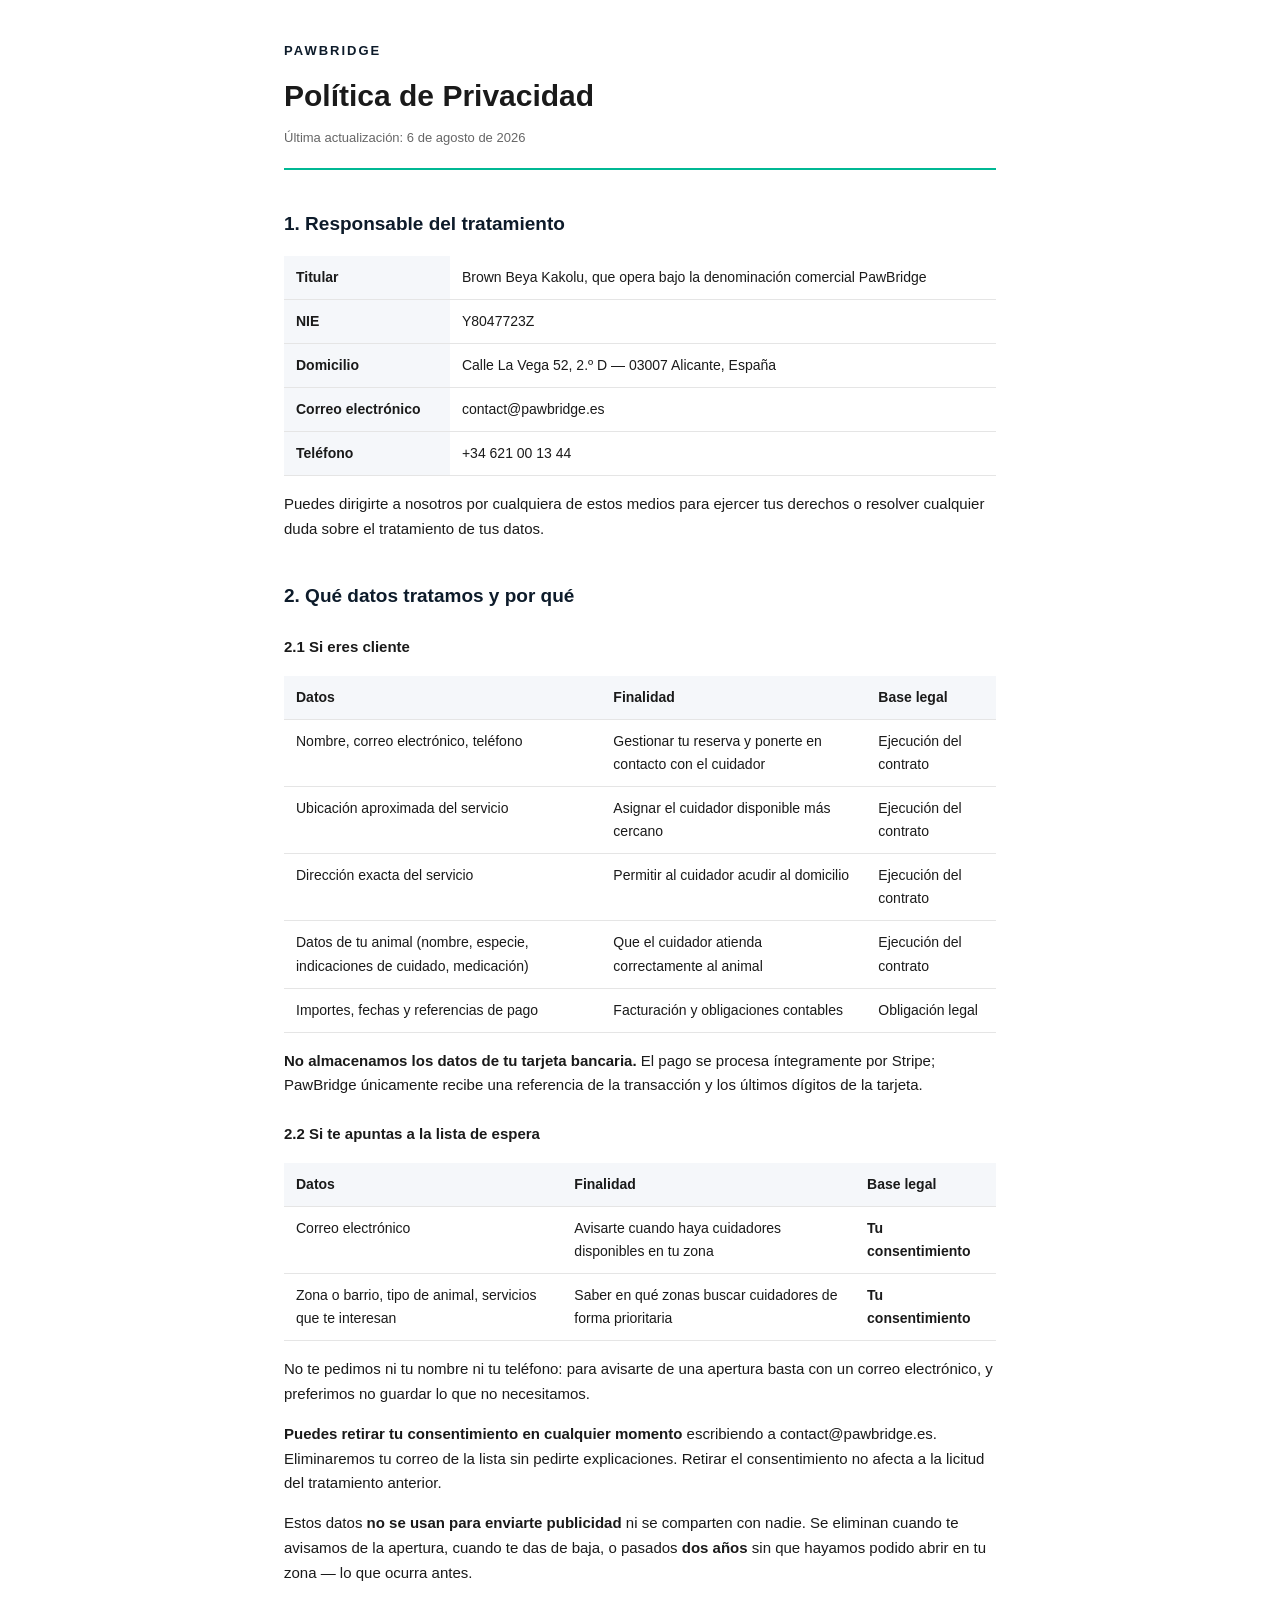
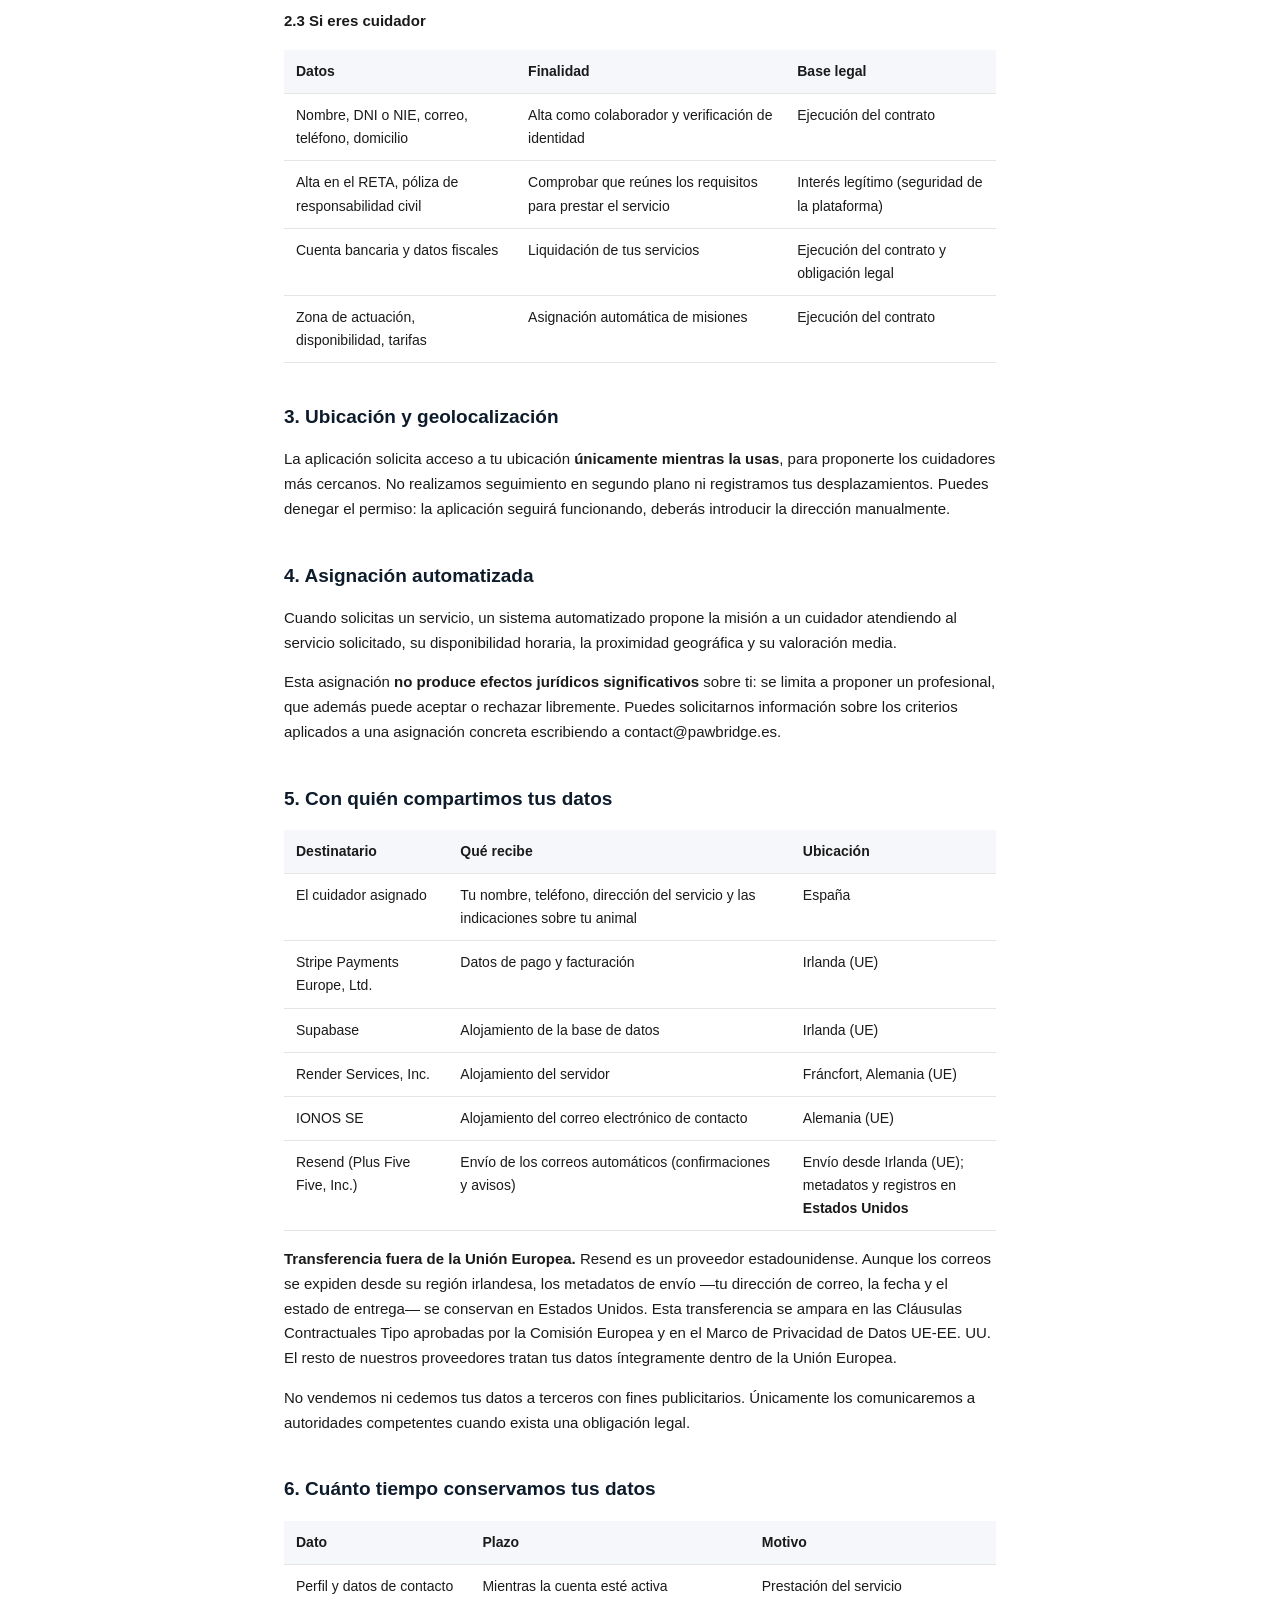
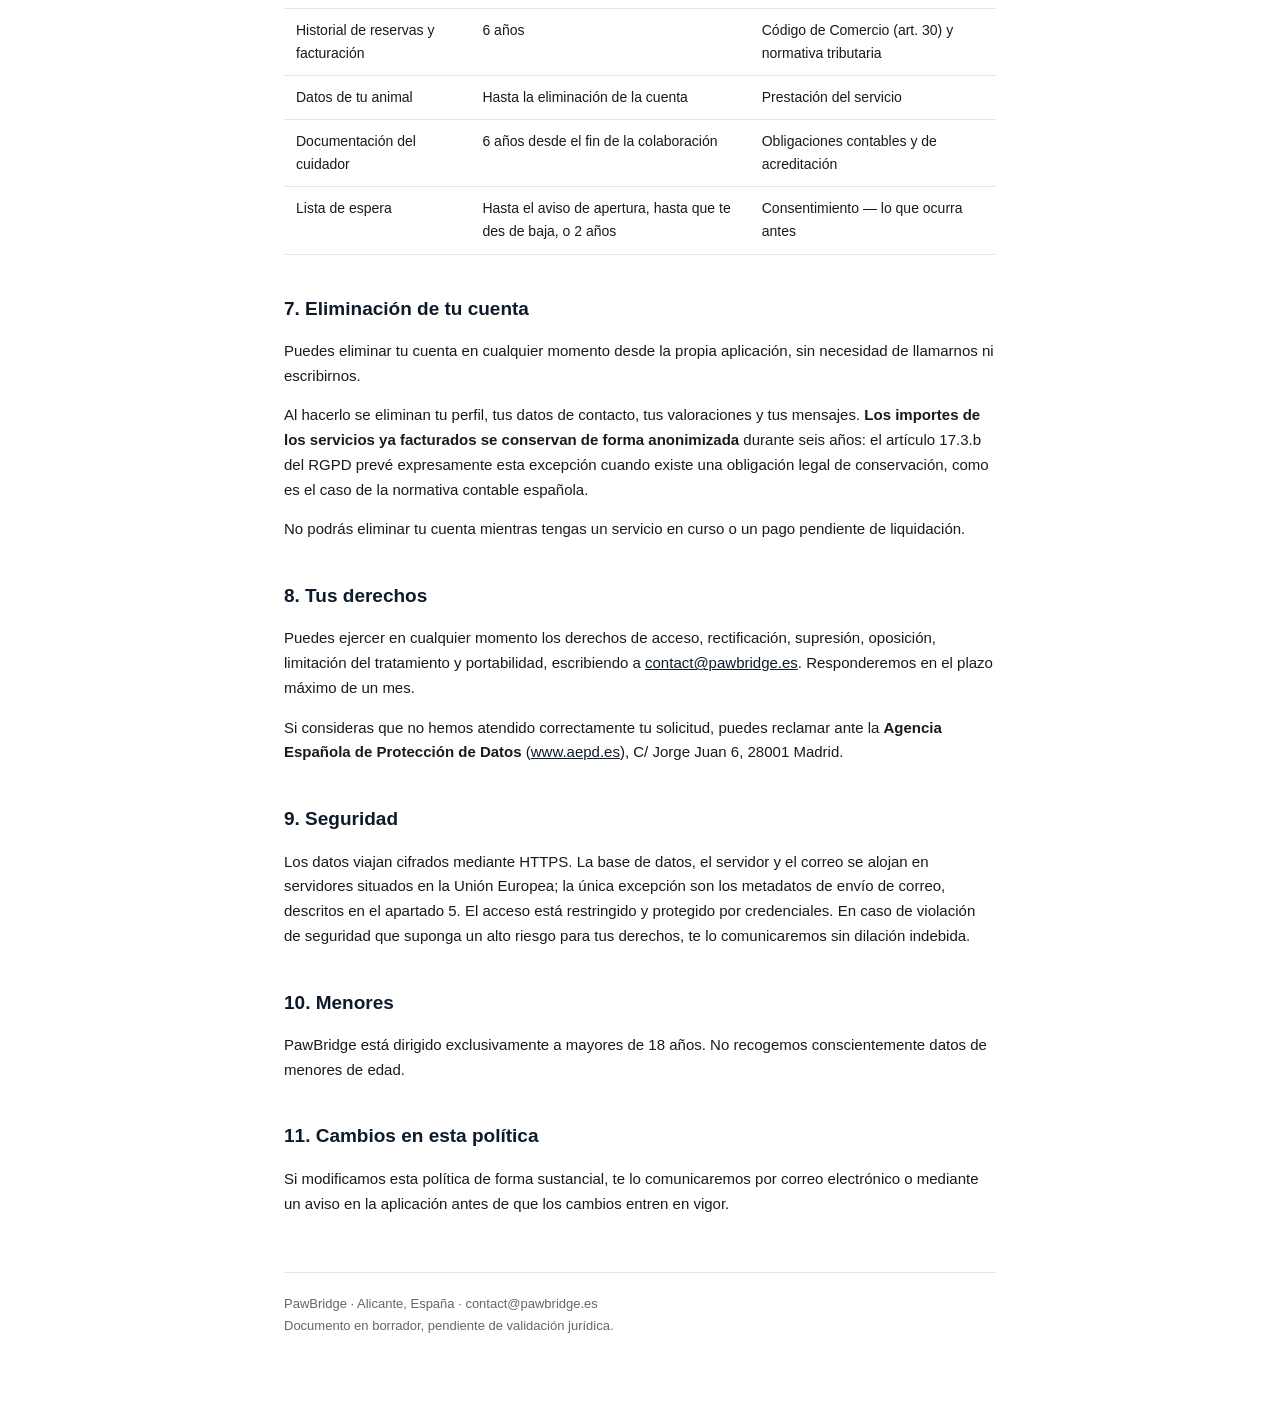
<file: privacidad.html>
<!DOCTYPE html>
<html lang="es">
<head>
<meta charset="utf-8">
<meta name="viewport" content="width=device-width, initial-scale=1">
<link rel="icon" href="assets/img/favicon.png" sizes="64x64">
<link rel="apple-touch-icon" href="assets/img/apple-touch-icon.png">
<title>Política de Privacidad — PawBridge</title>
<meta name="description" content="Qué datos recoge PawBridge, por qué, durante cuánto tiempo y con quién se comparten. Responsable, bases jurídicas, transferencias fuera de la UE y cómo ejercer tus derechos RGPD.">
<meta property="og:title" content="Política de Privacidad — PawBridge">
<meta property="og:description" content="Qué datos recogemos, por qué y cómo ejercer tus derechos.">
<meta property="og:image" content="https://pawbridge.es/assets/img/og-image.jpg">
<meta property="og:image:width" content="1200">
<meta property="og:image:height" content="630">
<meta property="og:type" content="website">
<meta name="twitter:card" content="summary_large_image">
<meta property="og:locale" content="es_ES">
<link rel="canonical" href="https://pawbridge.es/privacidad.html">
<link rel="alternate" hreflang="es" href="https://pawbridge.es/privacidad.html">
<style>
  :root { --pine:#0D1B2A; --ink:#1a1a1a; --grey:#666; --line:#e5e5e5; --warn:#FFF4E5; --warnink:#8A5300; }
  * { box-sizing:border-box; }
  body { margin:0; font-family:-apple-system,BlinkMacSystemFont,"Segoe UI",Roboto,sans-serif;
         color:var(--ink); line-height:1.65; background:#fff; }
  .wrap { max-width:760px; margin:0 auto; padding:40px 24px 80px; }
  header { border-bottom:2px solid #00B894; padding-bottom:20px; margin-bottom:32px; }
  .brand { font-size:13px; font-weight:800; letter-spacing:2px; color:var(--pine); text-transform:uppercase; }
  h1 { font-size:30px; margin:10px 0 6px; }
  .updated { font-size:13px; color:var(--grey); }
  h2 { font-size:19px; color:var(--pine); margin:38px 0 12px; }
  h3 { font-size:15px; margin:24px 0 8px; }
  p, li { font-size:15px; }
  ul { padding-left:22px; }
  li { margin-bottom:7px; }
  table { width:100%; border-collapse:collapse; margin:16px 0; font-size:14px; }
  th, td { text-align:left; padding:10px 12px; border-bottom:1px solid var(--line); vertical-align:top; }
  th { background:#F5F7FA; font-weight:700; }
  .draft { background:var(--warn); color:var(--warnink); padding:16px 18px; border-radius:8px;
           margin-bottom:32px; font-size:14px; }
  .draft strong { display:block; margin-bottom:6px; }
  .fill { background:#FFF0F0; color:#A03028; padding:1px 5px; border-radius:3px;
          font-family:ui-monospace,monospace; font-size:13px; }
  footer { margin-top:56px; padding-top:20px; border-top:1px solid var(--line);
           font-size:13px; color:var(--grey); }
  a { color:var(--pine); }
</style>
</head>
<body>
<div class="wrap">

<header>
  <div class="brand">PawBridge</div>
  <h1>Política de Privacidad</h1>
  <div class="updated">Última actualización: 6 de agosto de 2026</div>
</header>

<h2>1. Responsable del tratamiento</h2>
<table>
  <tr><th>Titular</th><td>Brown Beya Kakolu, que opera bajo la denominación comercial PawBridge</td></tr>
  <tr><th>NIE</th><td>Y8047723Z</td></tr>
  <tr><th>Domicilio</th><td>Calle La Vega 52, 2.º D — 03007 Alicante, España</td></tr>
  <tr><th>Correo electrónico</th><td>contact@pawbridge.es</td></tr>
  <tr><th>Teléfono</th><td>+34 621 00 13 44</td></tr>
</table>

<p>Puedes dirigirte a nosotros por cualquiera de estos medios para ejercer tus
derechos o resolver cualquier duda sobre el tratamiento de tus datos.</p>

<h2>2. Qué datos tratamos y por qué</h2>

<h3>2.1 Si eres cliente</h3>
<table>
  <tr><th>Datos</th><th>Finalidad</th><th>Base legal</th></tr>
  <tr>
    <td>Nombre, correo electrónico, teléfono</td>
    <td>Gestionar tu reserva y ponerte en contacto con el cuidador</td>
    <td>Ejecución del contrato</td>
  </tr>
  <tr>
    <td>Ubicación aproximada del servicio</td>
    <td>Asignar el cuidador disponible más cercano</td>
    <td>Ejecución del contrato</td>
  </tr>
  <tr>
    <td>Dirección exacta del servicio</td>
    <td>Permitir al cuidador acudir al domicilio</td>
    <td>Ejecución del contrato</td>
  </tr>
  <tr>
    <td>Datos de tu animal (nombre, especie, indicaciones de cuidado, medicación)</td>
    <td>Que el cuidador atienda correctamente al animal</td>
    <td>Ejecución del contrato</td>
  </tr>
  <tr>
    <td>Importes, fechas y referencias de pago</td>
    <td>Facturación y obligaciones contables</td>
    <td>Obligación legal</td>
  </tr>
</table>

<p><strong>No almacenamos los datos de tu tarjeta bancaria.</strong> El pago se
procesa íntegramente por Stripe; PawBridge únicamente recibe una referencia de la
transacción y los últimos dígitos de la tarjeta.</p>

<h3>2.2 Si te apuntas a la lista de espera</h3>
<table>
  <tr><th>Datos</th><th>Finalidad</th><th>Base legal</th></tr>
  <tr>
    <td>Correo electrónico</td>
    <td>Avisarte cuando haya cuidadores disponibles en tu zona</td>
    <td><strong>Tu consentimiento</strong></td>
  </tr>
  <tr>
    <td>Zona o barrio, tipo de animal, servicios que te interesan</td>
    <td>Saber en qué zonas buscar cuidadores de forma prioritaria</td>
    <td><strong>Tu consentimiento</strong></td>
  </tr>
</table>

<p>No te pedimos ni tu nombre ni tu teléfono: para avisarte de una apertura
basta con un correo electrónico, y preferimos no guardar lo que no
necesitamos.</p>

<p><strong>Puedes retirar tu consentimiento en cualquier momento</strong>
escribiendo a contact@pawbridge.es. Eliminaremos tu correo de la lista sin
pedirte explicaciones. Retirar el consentimiento no afecta a la licitud del
tratamiento anterior.</p>

<p>Estos datos <strong>no se usan para enviarte publicidad</strong> ni se
comparten con nadie. Se eliminan cuando te avisamos de la apertura, cuando te
das de baja, o pasados <strong>dos años</strong> sin que hayamos podido abrir
en tu zona — lo que ocurra antes.</p>

<h3>2.3 Si eres cuidador</h3>
<table>
  <tr><th>Datos</th><th>Finalidad</th><th>Base legal</th></tr>
  <tr>
    <td>Nombre, DNI o NIE, correo, teléfono, domicilio</td>
    <td>Alta como colaborador y verificación de identidad</td>
    <td>Ejecución del contrato</td>
  </tr>
  <tr>
    <td>Alta en el RETA, póliza de responsabilidad civil</td>
    <td>Comprobar que reúnes los requisitos para prestar el servicio</td>
    <td>Interés legítimo (seguridad de la plataforma)</td>
  </tr>
  <tr>
    <td>Cuenta bancaria y datos fiscales</td>
    <td>Liquidación de tus servicios</td>
    <td>Ejecución del contrato y obligación legal</td>
  </tr>
  <tr>
    <td>Zona de actuación, disponibilidad, tarifas</td>
    <td>Asignación automática de misiones</td>
    <td>Ejecución del contrato</td>
  </tr>
</table>

<h2>3. Ubicación y geolocalización</h2>
<p>La aplicación solicita acceso a tu ubicación <strong>únicamente mientras la
usas</strong>, para proponerte los cuidadores más cercanos. No realizamos
seguimiento en segundo plano ni registramos tus desplazamientos. Puedes denegar
el permiso: la aplicación seguirá funcionando, deberás introducir la dirección
manualmente.</p>

<h2>4. Asignación automatizada</h2>
<p>Cuando solicitas un servicio, un sistema automatizado propone la misión a un
cuidador atendiendo al servicio solicitado, su disponibilidad horaria, la
proximidad geográfica y su valoración media.</p>
<p>Esta asignación <strong>no produce efectos jurídicos significativos</strong>
sobre ti: se limita a proponer un profesional, que además puede aceptar o
rechazar libremente. Puedes solicitarnos información sobre los criterios
aplicados a una asignación concreta escribiendo a contact@pawbridge.es.</p>

<h2>5. Con quién compartimos tus datos</h2>
<table>
  <tr><th>Destinatario</th><th>Qué recibe</th><th>Ubicación</th></tr>
  <tr>
    <td>El cuidador asignado</td>
    <td>Tu nombre, teléfono, dirección del servicio y las indicaciones sobre tu animal</td>
    <td>España</td>
  </tr>
  <tr>
    <td>Stripe Payments Europe, Ltd.</td>
    <td>Datos de pago y facturación</td>
    <td>Irlanda (UE)</td>
  </tr>
  <tr>
    <td>Supabase</td>
    <td>Alojamiento de la base de datos</td>
    <td>Irlanda (UE)</td>
  </tr>
  <tr>
    <td>Render Services, Inc.</td>
    <td>Alojamiento del servidor</td>
    <td>Fráncfort, Alemania (UE)</td>
  </tr>
  <tr>
    <td>IONOS SE</td>
    <td>Alojamiento del correo electrónico de contacto</td>
    <td>Alemania (UE)</td>
  </tr>
  <tr>
    <td>Resend (Plus Five Five, Inc.)</td>
    <td>Envío de los correos automáticos (confirmaciones y avisos)</td>
    <td>Envío desde Irlanda (UE);<br>metadatos y registros en <strong>Estados Unidos</strong></td>
  </tr>
</table>

<p><strong>Transferencia fuera de la Unión Europea.</strong> Resend es un
proveedor estadounidense. Aunque los correos se expiden desde su región
irlandesa, los metadatos de envío —tu dirección de correo, la fecha y el estado
de entrega— se conservan en Estados Unidos. Esta transferencia se ampara en las
Cláusulas Contractuales Tipo aprobadas por la Comisión Europea y en el Marco de
Privacidad de Datos UE-EE. UU. El resto de nuestros proveedores tratan tus datos
íntegramente dentro de la Unión Europea.</p>

<p>No vendemos ni cedemos tus datos a terceros con fines publicitarios.
Únicamente los comunicaremos a autoridades competentes cuando exista una
obligación legal.</p>

<h2>6. Cuánto tiempo conservamos tus datos</h2>
<table>
  <tr><th>Dato</th><th>Plazo</th><th>Motivo</th></tr>
  <tr><td>Perfil y datos de contacto</td><td>Mientras la cuenta esté activa</td><td>Prestación del servicio</td></tr>
  <tr><td>Historial de reservas y facturación</td><td>6 años</td><td>Código de Comercio (art. 30) y normativa tributaria</td></tr>
  <tr><td>Datos de tu animal</td><td>Hasta la eliminación de la cuenta</td><td>Prestación del servicio</td></tr>
  <tr><td>Documentación del cuidador</td><td>6 años desde el fin de la colaboración</td><td>Obligaciones contables y de acreditación</td></tr>
  <tr><td>Lista de espera</td><td>Hasta el aviso de apertura, hasta que te des de baja, o 2 años</td><td>Consentimiento — lo que ocurra antes</td></tr>
</table>

<h2>7. Eliminación de tu cuenta</h2>
<p>Puedes eliminar tu cuenta en cualquier momento desde la propia aplicación, sin
necesidad de llamarnos ni escribirnos.</p>
<p>Al hacerlo se eliminan tu perfil, tus datos de contacto, tus valoraciones y
tus mensajes. <strong>Los importes de los servicios ya facturados se conservan de
forma anonimizada</strong> durante seis años: el artículo 17.3.b del RGPD prevé
expresamente esta excepción cuando existe una obligación legal de conservación,
como es el caso de la normativa contable española.</p>
<p>No podrás eliminar tu cuenta mientras tengas un servicio en curso o un pago
pendiente de liquidación.</p>

<h2>8. Tus derechos</h2>
<p>Puedes ejercer en cualquier momento los derechos de acceso, rectificación,
supresión, oposición, limitación del tratamiento y portabilidad, escribiendo a
<a href="mailto:contact@pawbridge.es">contact@pawbridge.es</a>. Responderemos en
el plazo máximo de un mes.</p>
<p>Si consideras que no hemos atendido correctamente tu solicitud, puedes
reclamar ante la <strong>Agencia Española de Protección de Datos</strong>
(<a href="https://www.aepd.es" target="_blank" rel="noopener">www.aepd.es</a>),
C/ Jorge Juan 6, 28001 Madrid.</p>

<h2>9. Seguridad</h2>
<p>Los datos viajan cifrados mediante HTTPS. La base de datos, el servidor y el
correo se alojan en servidores situados en la Unión Europea; la única excepción
son los metadatos de envío de correo, descritos en el apartado 5. El acceso está
restringido y protegido por credenciales. En caso de violación de seguridad que
suponga un alto riesgo para tus derechos, te lo comunicaremos sin dilación
indebida.</p>

<h2>10. Menores</h2>
<p>PawBridge está dirigido exclusivamente a mayores de 18 años. No recogemos
conscientemente datos de menores de edad.</p>

<h2>11. Cambios en esta política</h2>
<p>Si modificamos esta política de forma sustancial, te lo comunicaremos por
correo electrónico o mediante un aviso en la aplicación antes de que los cambios
entren en vigor.</p>

<footer>
  PawBridge · Alicante, España · contact@pawbridge.es<br>
  Documento en borrador, pendiente de validación jurídica.
</footer>

</div>
</body>
</html>
</file>
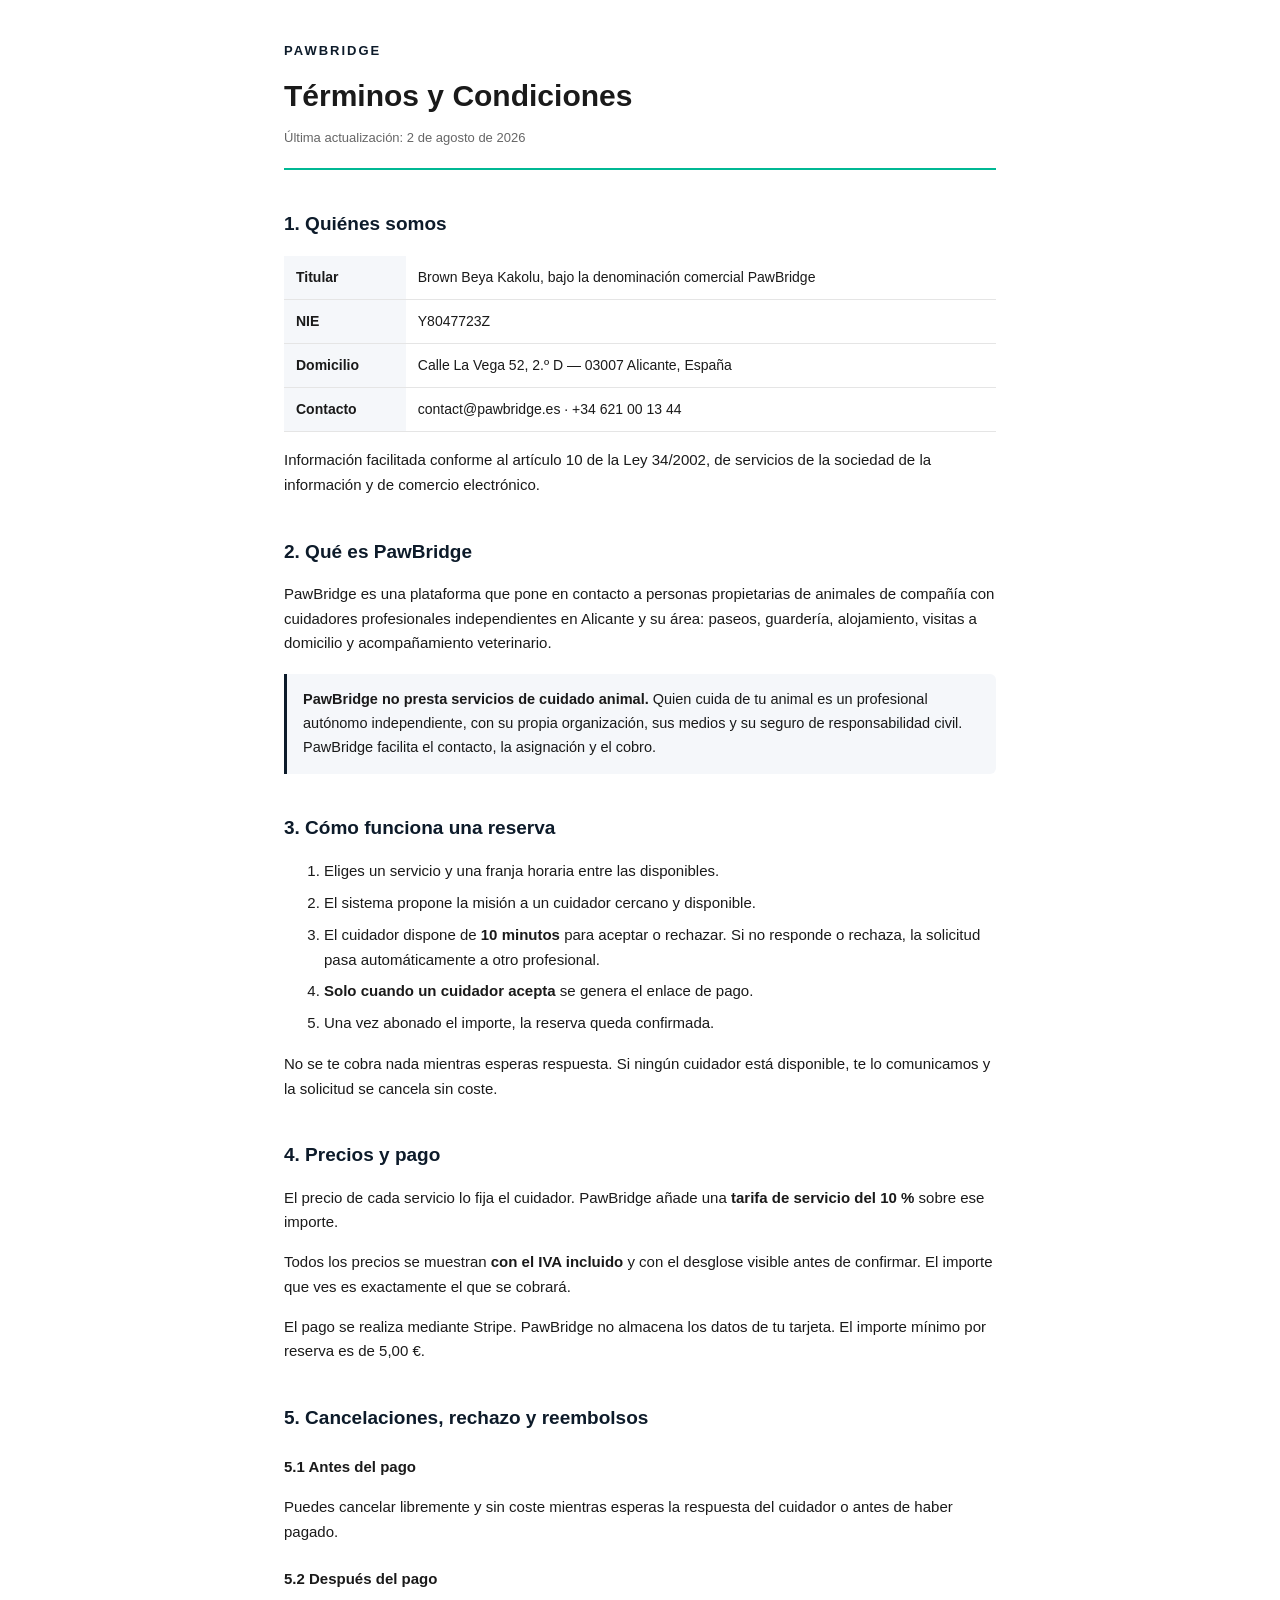
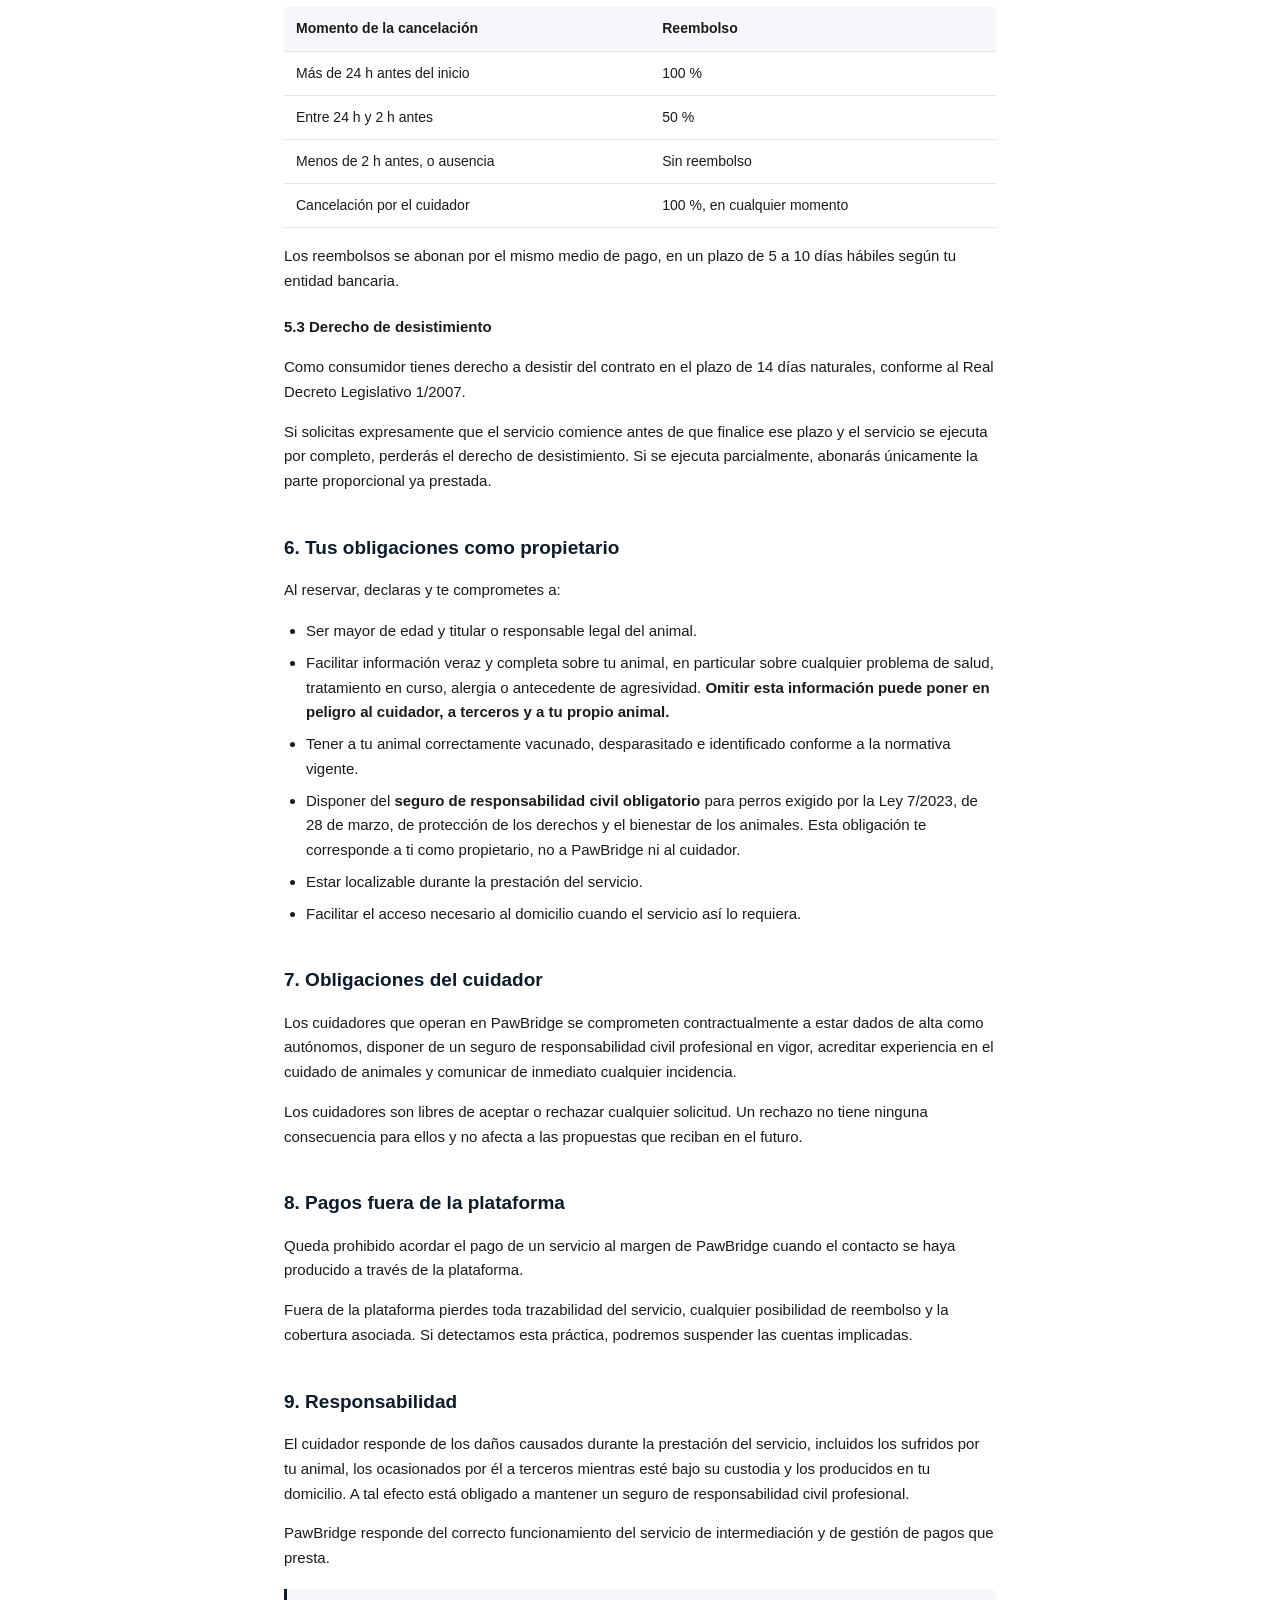
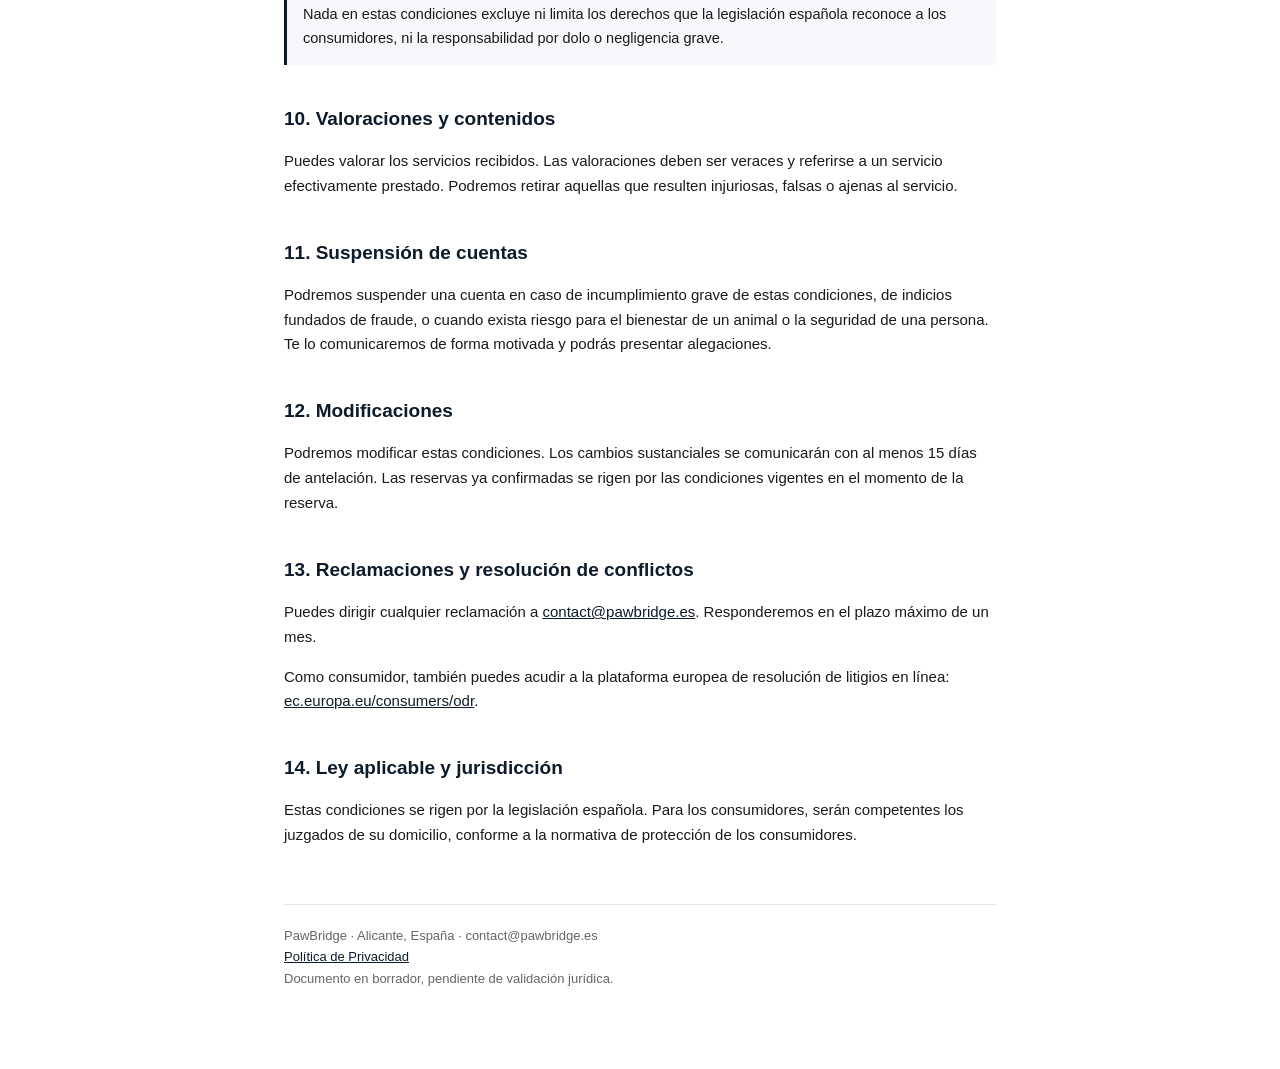
<file: terminos.html>
<!DOCTYPE html>
<html lang="es">
<head>
<meta charset="utf-8">
<meta name="viewport" content="width=device-width, initial-scale=1">
<link rel="icon" href="assets/img/favicon.png" sizes="64x64">
<link rel="apple-touch-icon" href="assets/img/apple-touch-icon.png">
<title>Términos y Condiciones — PawBridge</title>
<meta name="description" content="Condiciones de uso de PawBridge: papel de intermediario, relación entre cliente y cuidador, precios y comisión, pagos, cancelaciones, responsabilidades y ley aplicable.">
<meta property="og:title" content="Términos y Condiciones — PawBridge">
<meta property="og:description" content="Nuestro papel de intermediario, los pagos, las cancelaciones y las responsabilidades de cada parte.">
<meta property="og:image" content="https://pawbridge.es/assets/img/og-image.jpg">
<meta property="og:image:width" content="1200">
<meta property="og:image:height" content="630">
<meta property="og:type" content="website">
<meta name="twitter:card" content="summary_large_image">
<meta property="og:locale" content="es_ES">
<link rel="canonical" href="https://pawbridge.es/terminos.html">
<link rel="alternate" hreflang="es" href="https://pawbridge.es/terminos.html">
<style>
  :root { --pine:#0D1B2A; --ink:#1a1a1a; --grey:#666; --line:#e5e5e5; --warn:#FFF4E5; --warnink:#8A5300; }
  * { box-sizing:border-box; }
  body { margin:0; font-family:-apple-system,BlinkMacSystemFont,"Segoe UI",Roboto,sans-serif;
         color:var(--ink); line-height:1.65; background:#fff; }
  .wrap { max-width:760px; margin:0 auto; padding:40px 24px 80px; }
  header { border-bottom:2px solid #00B894; padding-bottom:20px; margin-bottom:32px; }
  .brand { font-size:13px; font-weight:800; letter-spacing:2px; color:var(--pine); text-transform:uppercase; }
  h1 { font-size:30px; margin:10px 0 6px; }
  .updated { font-size:13px; color:var(--grey); }
  h2 { font-size:19px; color:var(--pine); margin:38px 0 12px; }
  h3 { font-size:15px; margin:22px 0 8px; }
  p, li { font-size:15px; }
  ul { padding-left:22px; }
  li { margin-bottom:7px; }
  table { width:100%; border-collapse:collapse; margin:16px 0; font-size:14px; }
  th, td { text-align:left; padding:10px 12px; border-bottom:1px solid var(--line); vertical-align:top; }
  th { background:#F5F7FA; font-weight:700; }
  .draft { background:var(--warn); color:var(--warnink); padding:16px 18px; border-radius:8px;
           margin-bottom:32px; font-size:14px; }
  .draft strong { display:block; margin-bottom:6px; }
  .key { background:#F5F7FA; border-left:3px solid var(--pine); padding:14px 16px;
         border-radius:0 6px 6px 0; margin:18px 0; font-size:14.5px; }
  .fill { background:#FFF0F0; color:#A03028; padding:1px 5px; border-radius:3px;
          font-family:ui-monospace,monospace; font-size:13px; }
  footer { margin-top:56px; padding-top:20px; border-top:1px solid var(--line);
           font-size:13px; color:var(--grey); }
  a { color:var(--pine); }
</style>
</head>
<body>
<div class="wrap">

<header>
  <div class="brand">PawBridge</div>
  <h1>Términos y Condiciones</h1>
  <div class="updated">Última actualización: 2 de agosto de 2026</div>
</header>

<h2>1. Quiénes somos</h2>
<table>
  <tr><th>Titular</th><td>Brown Beya Kakolu, bajo la denominación comercial PawBridge</td></tr>
  <tr><th>NIE</th><td>Y8047723Z</td></tr>
  <tr><th>Domicilio</th><td>Calle La Vega 52, 2.º D — 03007 Alicante, España</td></tr>
  <tr><th>Contacto</th><td>contact@pawbridge.es · +34 621 00 13 44</td></tr>
</table>
<p>Información facilitada conforme al artículo 10 de la Ley 34/2002, de servicios
de la sociedad de la información y de comercio electrónico.</p>

<h2>2. Qué es PawBridge</h2>
<p>PawBridge es una plataforma que pone en contacto a personas propietarias de
animales de compañía con cuidadores profesionales independientes en Alicante y su
área: paseos, guardería, alojamiento, visitas a domicilio y acompañamiento
veterinario.</p>

<div class="key">
  <strong>PawBridge no presta servicios de cuidado animal.</strong> Quien cuida de
  tu animal es un profesional autónomo independiente, con su propia organización,
  sus medios y su seguro de responsabilidad civil. PawBridge facilita el contacto,
  la asignación y el cobro.
</div>

<h2>3. Cómo funciona una reserva</h2>
<ol>
  <li>Eliges un servicio y una franja horaria entre las disponibles.</li>
  <li>El sistema propone la misión a un cuidador cercano y disponible.</li>
  <li>El cuidador dispone de <strong>10 minutos</strong> para aceptar o rechazar.
      Si no responde o rechaza, la solicitud pasa automáticamente a otro
      profesional.</li>
  <li><strong>Solo cuando un cuidador acepta</strong> se genera el enlace de pago.</li>
  <li>Una vez abonado el importe, la reserva queda confirmada.</li>
</ol>
<p>No se te cobra nada mientras esperas respuesta. Si ningún cuidador está
disponible, te lo comunicamos y la solicitud se cancela sin coste.</p>

<h2>4. Precios y pago</h2>
<p>El precio de cada servicio lo fija el cuidador. PawBridge añade una
<strong>tarifa de servicio del 10 %</strong> sobre ese importe.</p>
<p>Todos los precios se muestran <strong>con el IVA incluido</strong> y con el
desglose visible antes de confirmar. El importe que ves es exactamente el que se
cobrará.</p>
<p>El pago se realiza mediante Stripe. PawBridge no almacena los datos de tu
tarjeta. El importe mínimo por reserva es de 5,00 €.</p>

<h2>5. Cancelaciones, rechazo y reembolsos</h2>

<h3>5.1 Antes del pago</h3>
<p>Puedes cancelar libremente y sin coste mientras esperas la respuesta del
cuidador o antes de haber pagado.</p>

<h3>5.2 Después del pago</h3>
<table>
  <tr><th>Momento de la cancelación</th><th>Reembolso</th></tr>
  <tr><td>Más de 24 h antes del inicio</td><td>100 %</td></tr>
  <tr><td>Entre 24 h y 2 h antes</td><td>50 %</td></tr>
  <tr><td>Menos de 2 h antes, o ausencia</td><td>Sin reembolso</td></tr>
  <tr><td>Cancelación por el cuidador</td><td>100 %, en cualquier momento</td></tr>
</table>
<p>Los reembolsos se abonan por el mismo medio de pago, en un plazo de 5 a 10 días
hábiles según tu entidad bancaria.</p>

<h3>5.3 Derecho de desistimiento</h3>
<p>Como consumidor tienes derecho a desistir del contrato en el plazo de 14 días
naturales, conforme al Real Decreto Legislativo 1/2007.</p>
<p>Si solicitas expresamente que el servicio comience antes de que finalice ese
plazo y el servicio se ejecuta por completo, perderás el derecho de
desistimiento. Si se ejecuta parcialmente, abonarás únicamente la parte
proporcional ya prestada.</p>

<h2>6. Tus obligaciones como propietario</h2>
<p>Al reservar, declaras y te comprometes a:</p>
<ul>
  <li>Ser mayor de edad y titular o responsable legal del animal.</li>
  <li>Facilitar información veraz y completa sobre tu animal, en particular sobre
      cualquier problema de salud, tratamiento en curso, alergia o antecedente de
      agresividad. <strong>Omitir esta información puede poner en peligro al
      cuidador, a terceros y a tu propio animal.</strong></li>
  <li>Tener a tu animal correctamente vacunado, desparasitado e identificado
      conforme a la normativa vigente.</li>
  <li>Disponer del <strong>seguro de responsabilidad civil obligatorio</strong>
      para perros exigido por la Ley 7/2023, de 28 de marzo, de protección de los
      derechos y el bienestar de los animales. Esta obligación te corresponde a
      ti como propietario, no a PawBridge ni al cuidador.</li>
  <li>Estar localizable durante la prestación del servicio.</li>
  <li>Facilitar el acceso necesario al domicilio cuando el servicio así lo
      requiera.</li>
</ul>

<h2>7. Obligaciones del cuidador</h2>
<p>Los cuidadores que operan en PawBridge se comprometen contractualmente a estar
dados de alta como autónomos, disponer de un seguro de responsabilidad civil
profesional en vigor, acreditar experiencia en el cuidado de animales y comunicar
de inmediato cualquier incidencia.</p>
<p>Los cuidadores son libres de aceptar o rechazar cualquier solicitud. Un rechazo
no tiene ninguna consecuencia para ellos y no afecta a las propuestas que reciban
en el futuro.</p>

<h2>8. Pagos fuera de la plataforma</h2>
<p>Queda prohibido acordar el pago de un servicio al margen de PawBridge cuando el
contacto se haya producido a través de la plataforma.</p>
<p>Fuera de la plataforma pierdes toda trazabilidad del servicio, cualquier
posibilidad de reembolso y la cobertura asociada. Si detectamos esta práctica,
podremos suspender las cuentas implicadas.</p>

<h2>9. Responsabilidad</h2>
<p>El cuidador responde de los daños causados durante la prestación del servicio,
incluidos los sufridos por tu animal, los ocasionados por él a terceros mientras
esté bajo su custodia y los producidos en tu domicilio. A tal efecto está
obligado a mantener un seguro de responsabilidad civil profesional.</p>
<p>PawBridge responde del correcto funcionamiento del servicio de intermediación y
de gestión de pagos que presta.</p>
<div class="key">
  Nada en estas condiciones excluye ni limita los derechos que la legislación
  española reconoce a los consumidores, ni la responsabilidad por dolo o
  negligencia grave.
</div>

<h2>10. Valoraciones y contenidos</h2>
<p>Puedes valorar los servicios recibidos. Las valoraciones deben ser veraces y
referirse a un servicio efectivamente prestado. Podremos retirar aquellas que
resulten injuriosas, falsas o ajenas al servicio.</p>

<h2>11. Suspensión de cuentas</h2>
<p>Podremos suspender una cuenta en caso de incumplimiento grave de estas
condiciones, de indicios fundados de fraude, o cuando exista riesgo para el
bienestar de un animal o la seguridad de una persona. Te lo comunicaremos de
forma motivada y podrás presentar alegaciones.</p>

<h2>12. Modificaciones</h2>
<p>Podremos modificar estas condiciones. Los cambios sustanciales se comunicarán
con al menos 15 días de antelación. Las reservas ya confirmadas se rigen por las
condiciones vigentes en el momento de la reserva.</p>

<h2>13. Reclamaciones y resolución de conflictos</h2>
<p>Puedes dirigir cualquier reclamación a
<a href="mailto:contact@pawbridge.es">contact@pawbridge.es</a>. Responderemos en
el plazo máximo de un mes.</p>
<p>Como consumidor, también puedes acudir a la plataforma europea de resolución de
litigios en línea:
<a href="https://ec.europa.eu/consumers/odr" target="_blank" rel="noopener">ec.europa.eu/consumers/odr</a>.</p>

<h2>14. Ley aplicable y jurisdicción</h2>
<p>Estas condiciones se rigen por la legislación española. Para los consumidores,
serán competentes los juzgados de su domicilio, conforme a la normativa de
protección de los consumidores.</p>

<footer>
  PawBridge · Alicante, España · contact@pawbridge.es<br>
  <a href="privacidad.html">Política de Privacidad</a><br>
  Documento en borrador, pendiente de validación jurídica.
</footer>

</div>
</body>
</html>
</file>
<file: assets/style.css>
/* ====================================================================
   PawBridge — feuille de style commune
   ====================================================================

   Un seul fichier pour les six pages. Avant le découpage, chaque page
   aurait embarqué sa propre copie de ces règles : au premier changement
   de couleur, cinq pages sur six auraient divergé.

   Palette relevée directement dans le logo fourni, pixel par pixel :
   le marine #012038 est celui du « Paw », le turquoise #00A694 celui
   du « Bridge ». Les valeurs précédentes (#0D1B2A / #00B894) avaient
   été choisies avant que le logo n'existe et ne correspondaient à
   rien ; le logo est désormais la référence, pas l'inverse.

   Le turquoise ne porte jamais de texte : blanc sur #00A694 ne donne
   que 2,74:1, très en dessous des 4,5:1 exigés par la WCAG. Le texte
   des boutons turquoise est en marine — 5,44:1. Pour du turquoise sur
   fond blanc on utilise --teal-text, assombri à 4,89:1.

   --------------------------------------------------------------------
   Révision du 10 août 2026 — la mise en forme, pas la marque.

   Aucune couleur de marque n'a changé. Ce qui change, c'est la
   discipline : une échelle typographique et une échelle d'espacement
   au lieu de valeurs choisies au cas par cas, des états de survol et
   de focus cohérents, et un mouvement discret.

   Le parti pris est celui d'un artisanat sobre — la rigueur d'un site
   d'outil comme expo.dev, sans son fond noir ni ses effets. PawBridge
   demande à quelqu'un de confier ses clés et son chien : le site doit
   inspirer le sérieux, pas l'esbroufe. Pas de dégradé animé, pas de
   verre dépoli, pas de lueur.

   Deux corrections au passage :
   - le voile du hero utilisait rgba(13,27,42), l'ANCIEN marine, pas
     celui du logo. Deux marines cohabitaient sans qu'on le voie ;
   - les champs de formulaire faisaient `outline:none` en ne changeant
     que la couleur de bordure. Au clavier, on ne savait plus où on
     était. Il y a maintenant un vrai anneau de focus partout.
   ==================================================================== */

:root{
  /* --- Marque : inchangée -------------------------------------- */
  --navy:#012038; --navy-light:#123048; --teal:#00A694; --teal-text:#00806A;
  --mint:#A7F3D0; --paper:#F5F7FA; --grey:#6B7280; --line:#E3E8EF;
  /* Turquoise assombri pour porter du texte SUR MENTHE. --teal-text est
     calibré sur fond blanc (4,89:1) ; sur la menthe il retombe à 3,81:1
     et ne passe plus. Mesuré, pas estimé. */
  --teal-deep:#00675C;
  --warn-bg:#FEF3C7; --warn-ink:#8A5300;

  /* Le marine en composantes, pour composer des voiles translucides
     sans réécrire le triplet à la main — c'est en le réécrivant qu'on
     s'était trompé de marine. */
  --navy-rgb:1,32,56;

  /* --- Échelle typographique ------------------------------------
     Fluide entre mobile et bureau : `clamp` évite les paliers brutaux
     aux points de rupture et supprime la moitié des règles @media.
     Le rapport est d'environ 1,25 — assez pour hiérarchiser, assez
     serré pour rester sobre. */
  --t-display:clamp(2rem, 1.35rem + 2.6vw, 3.25rem);
  --t-h1:clamp(1.75rem, 1.3rem + 1.8vw, 2.5rem);
  --t-h2:clamp(1.5rem, 1.25rem + 1vw, 1.9rem);
  --t-h3:1.0625rem;
  --t-lead:clamp(1rem, .96rem + .25vw, 1.15rem);
  --t-body:.96rem;
  --t-small:.875rem;
  --t-tiny:.78rem;

  /* --- Échelle d'espacement -------------------------------------
     Base 4 px. Les marges verticales des sections sont fluides : sur
     un téléphone, 96 px de blanc entre deux sections font défiler
     dans le vide. */
  --s1:4px; --s2:8px; --s3:12px; --s4:16px; --s5:24px;
  --s6:32px; --s7:48px; --s8:64px;
  --s-section:clamp(56px, 4vw + 40px, 96px);

  /* --- Rayons ---------------------------------------------------- */
  --r-sm:10px; --r-md:14px; --r-lg:18px; --r-pill:999px;

  /* --- Ombres ----------------------------------------------------
     Très basses et très diffuses. Une ombre qui se voit est une ombre
     ratée : elle doit seulement décoller l'élément de la page. */
  --sh-1:0 1px 2px rgba(var(--navy-rgb),.05);
  --sh-2:0 4px 16px -4px rgba(var(--navy-rgb),.10), 0 1px 3px rgba(var(--navy-rgb),.05);

  /* --- Mouvement --------------------------------------------------
     Une seule durée et une seule courbe pour tout le site. Deux
     transitions de vitesses différentes sur la même page se voient
     immédiatement, sans qu'on sache dire pourquoi. */
  --dur:.18s;
  --ease:cubic-bezier(.2,.7,.3,1);
}

*{box-sizing:border-box;}

html{scroll-behavior:smooth;}
/* Les ancres du menu ne doivent pas passer sous l'en-tête collant. */
html{scroll-padding-top:96px;}

body{margin:0;font-family:Poppins,-apple-system,BlinkMacSystemFont,sans-serif;
     color:var(--navy);line-height:1.65;background:#fff;
     font-size:var(--t-body);
     -webkit-font-smoothing:antialiased;text-rendering:optimizeLegibility;}
.wrap{max-width:1080px;margin:0 auto;padding:0 var(--s5);}
a{color:var(--teal-text);}

/* Anneau de focus commun à tout ce qui se pilote au clavier.
   `:focus-visible` ne l'affiche qu'au clavier : à la souris, rien ne
   change, ce qui évite l'effet « bordure qui reste allumée » après un
   clic. C'est une exigence WCAG 2.4.7, pas une préférence. */
:where(a,button,input,select,textarea,summary,[tabindex]):focus-visible{
  outline:2px solid var(--teal);
  outline-offset:2px;
  border-radius:var(--s1);
}

/* Lien d'évitement : au clavier, on saute la navigation d'un coup.
   Invisible tant qu'il n'a pas le focus. */
.skip{position:absolute;left:-9999px;background:#fff;color:var(--navy);
      padding:var(--s3) var(--s4);border-radius:var(--r-sm);font-weight:600;z-index:50;}
.skip:focus{left:var(--s4);top:var(--s4);}

/* --- En-tête et navigation ---------------------------------------- */
/* L'en-tête suit le défilement : sur une page longue, revenir en haut
   pour changer de page ou de langue est un aller-retour inutile.
   Le fond reste opaque — un voile flouté sur une photo rend le menu
   illisible dès que la photo est claire. */
header{background:var(--navy);color:#fff;padding:var(--s4) 0;
       position:sticky;top:0;z-index:20;
       transition:box-shadow var(--dur) var(--ease), padding var(--dur) var(--ease);}
header.stuck{box-shadow:0 6px 24px -8px rgba(var(--navy-rgb),.55);padding:var(--s3) 0;}
.nav{display:flex;justify-content:space-between;align-items:center;gap:var(--s4);flex-wrap:wrap;}
.logo{font-weight:700;font-size:20px;letter-spacing:-.3px;}
/* Le logo est une image, plus une composition HTML. Le verrouillage
   horizontal — symbole à gauche, nom à droite — est la déclinaison
   prévue pour le web ; le nom n'est donc plus écrit en texte, il fait
   partie du fichier. `alt` porte le nom pour les lecteurs d'écran.

   Le fichier utilisé est la version claire : symbole et « Paw » en
   blanc, « Bridge » en turquoise. Le fichier d'origine est en marine
   sur blanc — sur un en-tête marine, « Paw » et la silhouette humaine
   disparaissaient purement et simplement. Seules les couleurs marine
   ont été passées en blanc, le tracé n'a pas bougé d'un pixel ; c'est
   la déclinaison « dark background » de la planche de marque. */
.logo a{color:#fff;text-decoration:none;display:inline-block;}
/* « Care. Connected. » fait partie du logo officiel : la signature vient
   du fichier, elle n'est plus retapée en HTML. Elle l'était avant, dans
   une autre casse et une autre graisse que celle du logo — deux
   typographies pour la même phrase, l'une sous l'autre.

   D'où la taille : la signature occupe 10,7 % de la hauteur du bloc.
   À 38 px elle tombait à 4 px et devenait une bavure grise ; à 48 px
   elle en fait 5, soit 10 sur un écran Retina, et se lit. C'est la
   raison de l'en-tête un peu plus haut qu'avant. */
.logo img{height:48px;width:auto;display:block;transition:height var(--dur) var(--ease);}
header.stuck .logo img{height:40px;}
footer .logo img{height:60px;}
/* La barre de navigation garde la même allure quelle que soit la langue.
   `nowrap` empêche un libellé de se couper en deux, et l'espacement est
   assez serré pour que les six entrées tiennent sur une ligne en
   espagnol comme en anglais. */
.nav nav{display:flex;align-items:center;flex-wrap:wrap;justify-content:flex-end;row-gap:var(--s2);}
.nav a{color:#fff;text-decoration:none;font-size:var(--t-small);font-weight:500;
       margin-left:var(--s5);white-space:nowrap;position:relative;
       transition:color var(--dur) var(--ease);}
.nav a:hover{color:var(--mint);}
/* La page courante reste signalée : sur un site multipage, ne pas
   savoir où l'on est fait revenir en arrière inutilement.
   Le trait est un pseudo-élément et non une bordure : il peut ainsi
   grandir depuis le centre au survol sans décaler le texte. */
.nav a::after{content:"";position:absolute;left:50%;right:50%;bottom:-6px;height:2px;
              background:var(--teal);border-radius:2px;
              transition:left var(--dur) var(--ease), right var(--dur) var(--ease);}
.nav a:hover::after{left:0;right:0;}
.nav a[aria-current=page]{color:var(--mint);}
.nav a[aria-current=page]::after{left:0;right:0;}

/* Sélecteur de langue. Discret, mais toujours visible : la détection
   automatique se trompe souvent — un Espagnol dont le navigateur est
   en anglais doit pouvoir revenir en un clic. */
.lang{display:inline-flex;border:1px solid rgba(255,255,255,.28);border-radius:var(--r-pill);
      overflow:hidden;margin-left:var(--s5);vertical-align:middle;}
.lang button{background:transparent;border:0;color:#C7D3DF;font-family:inherit;
      font-size:var(--t-tiny);font-weight:600;padding:5px var(--s3);cursor:pointer;letter-spacing:.5px;
      transition:background var(--dur) var(--ease), color var(--dur) var(--ease);}
.lang button[aria-pressed=true]{background:var(--teal);color:var(--navy);}
.lang button:hover:not([aria-pressed=true]){color:#fff;background:rgba(255,255,255,.10);}

/* --- Hero et boutons ---------------------------------------------- */
.hero{background:var(--navy);color:#fff;padding:var(--s8) 0 clamp(64px,6vw,88px);}
.hero.compact{padding:var(--s7) 0 var(--s7);}

/* Hero illustré.
 *
 * Le marine reste sous l'image : si la photo ne charge pas — connexion
 * lente, cache vide — le texte blanc reste lisible au lieu de tomber sur
 * du blanc. Le dégradé assure le contraste par-dessus la photo, plus
 * marqué à gauche où se trouve le texte.
 *
 * Le fondu vers le bas raccorde l'image à la section suivante, ce qui
 * évite la coupure nette d'une photo posée telle quelle.
 *
 * ⚠️ Les voiles utilisaient rgba(13,27,42), c'est-à-dire #0D1B2A —
 * l'ancien marine, choisi avant que le logo n'existe. Le fond plein
 * était donc en #012038 et le voile par-dessus dans une autre couleur.
 * Ils passent tous par --navy-rgb désormais. */
/* `no-repeat` explicite : sans lui, si `background-size` venait à ne pas
   s'appliquer — feuille de style en cache, règle écrasée — l'image se
   répéterait en mosaïque au lieu d'être simplement mal cadrée. */
.hero.img{position:relative;background-color:var(--navy);
          background-size:cover;background-repeat:no-repeat;
          background-position:center 38%;overflow:hidden;}
.hero.img::before{content:"";position:absolute;inset:0;
  background:linear-gradient(100deg, rgba(var(--navy-rgb),.94) 0%, rgba(var(--navy-rgb),.84) 42%,
                                     rgba(var(--navy-rgb),.48) 72%, rgba(var(--navy-rgb),.32) 100%);}
.hero.img::after{content:"";position:absolute;left:0;right:0;bottom:0;height:110px;
  background:linear-gradient(to bottom, rgba(var(--navy-rgb),0), rgba(var(--navy-rgb),.60));}
.hero.img .wrap{position:relative;z-index:1;}
@media(max-width:820px){
  /* Sur mobile le texte occupe toute la largeur : le dégradé doit couvrir
     uniformément, sinon la fin des lignes devient illisible. */
  .hero.img::before{background:linear-gradient(180deg, rgba(var(--navy-rgb),.90), rgba(var(--navy-rgb),.82));}
}

/* Surtitre. Emprunté aux sites d'outils : une ligne courte, en
   majuscules espacées, qui situe la page avant que le titre ne la
   nomme. Le turquoise ne porte pas ce texte — c'est la menthe, à
   9,1:1 sur le marine. */
.eyebrow{display:inline-flex;align-items:center;gap:var(--s2);
         font-size:var(--t-tiny);font-weight:600;letter-spacing:.12em;text-transform:uppercase;
         color:var(--mint);margin:0 0 var(--s4);}
.eyebrow::before{content:"";width:22px;height:2px;background:var(--teal);border-radius:2px;}
section .eyebrow{color:var(--teal-text);}

.hero h1{font-size:var(--t-display);line-height:1.08;margin:0 0 var(--s4);
         font-weight:700;letter-spacing:-.025em;
         /* `balance` répartit les mots entre les lignes au lieu de
            laisser un mot seul en bas. Ignoré par les navigateurs qui
            ne le connaissent pas — aucun risque. */
         text-wrap:balance;}
.hero.compact h1{font-size:var(--t-h1);}
.hero p{font-size:var(--t-lead);color:#C7D3DF;max-width:38em;margin:0 0 var(--s6);
        text-wrap:pretty;}
.hero.compact p{margin-bottom:0;}
.hero .actions{display:flex;flex-wrap:wrap;gap:var(--s3);align-items:center;}

.btn{display:inline-flex;align-items:center;justify-content:center;
     background:var(--teal);color:var(--navy);text-decoration:none;
     font-weight:600;font-size:.97rem;padding:14px 26px;border-radius:var(--r-md);border:0;
     cursor:pointer;font-family:inherit;line-height:1.2;
     transition:background var(--dur) var(--ease), transform var(--dur) var(--ease),
                box-shadow var(--dur) var(--ease);}
.btn:hover{background:var(--mint);transform:translateY(-1px);box-shadow:var(--sh-2);}
/* Le bouton redescend au clic : sans retour tactile, on ne sait pas si
   l'appui a été pris en compte, et on appuie deux fois. */
.btn:active{transform:translateY(0);box-shadow:none;}
.btn-ghost{background:transparent;color:#fff;border:1.5px solid rgba(255,255,255,.35);}
.btn-ghost:hover{background:rgba(255,255,255,.10);border-color:rgba(255,255,255,.6);box-shadow:none;}

/* --- Sections ------------------------------------------------------ */
section{padding:var(--s-section) 0;}
h2{font-size:var(--t-h2);margin:0 0 var(--s3);font-weight:700;letter-spacing:-.02em;
   text-wrap:balance;}
.lead{color:var(--grey);font-size:var(--t-lead);margin:0 0 var(--s7);max-width:42em;
      text-wrap:pretty;}
.alt{background:var(--paper);}
/* Une ligne fine sépare deux sections de même fond. Sans elle, deux
   blocs blancs successifs se lisent comme un seul bloc trop long. */
section + section:not(.alt){border-top:1px solid var(--line);}
.alt + section:not(.alt),section.alt{border-top:0;}

.grid{display:grid;grid-template-columns:repeat(auto-fit,minmax(230px,1fr));gap:var(--s5);}
.card{border:1px solid var(--line);border-radius:var(--r-lg);padding:var(--s5);
      background:#fff;transition:border-color var(--dur) var(--ease),
                                 box-shadow var(--dur) var(--ease),
                                 transform var(--dur) var(--ease);}
.card h3{margin:0 0 var(--s2);font-size:var(--t-h3);font-weight:600;letter-spacing:-.01em;}
/* Photo en tête de carte. `aspect-ratio` réserve la place avant même que
   l'image arrive : sans lui, toute la grille sursaute au chargement. */
.card figure{margin:calc(var(--s5) * -1) calc(var(--s5) * -1) var(--s4);overflow:hidden;
             border-radius:calc(var(--r-lg) - 1px) calc(var(--r-lg) - 1px) 0 0;}
.card figure img{width:100%;aspect-ratio:76/49;object-fit:cover;display:block;
                 background:var(--paper);
                 transition:transform .4s var(--ease);}
a.card:hover figure img{transform:scale(1.03);}

/* Vidéo intégrée. `preload="none"` : rien ne se télécharge tant qu'on
   n'appuie pas — 9 Mo sur un téléphone en 4G ne se chargent pas sans
   qu'on l'ait demandé. L'image d'attente fait le travail de la vignette.
   Pas de lecture automatique : une vidéo qui démarre seule, avec le son,
   fait fuir plus qu'elle ne retient. */
figure.film{margin:var(--s6) 0 0;max-width:none;}
figure.film video{width:100%;display:block;border-radius:var(--r-lg);
                  background:var(--navy);box-shadow:var(--sh-2);}
/* Ordinateur et tablette : le 16:9. Téléphone : le 9:16, plus étroit
   que l'écran pour ne pas occuper toute la hauteur d'un coup. */
figure.film .film-h{aspect-ratio:16/9;}
figure.film .film-v{display:none;aspect-ratio:9/16;max-width:360px;margin:0 auto;}
@media(max-width:600px){
  figure.film .film-h{display:none;}
  figure.film .film-v{display:block;}
}
figure.film figcaption{font-size:var(--t-tiny);color:var(--grey);margin-top:var(--s3);
                       text-wrap:pretty;}

/* Illustration pleine largeur au sein d'une section. */
figure.wide{margin:var(--s6) 0 0;}
figure.wide img{width:100%;aspect-ratio:196/103;object-fit:cover;display:block;
                border-radius:var(--r-lg);background:var(--paper);}
figure figcaption{font-size:var(--t-tiny);color:var(--grey);margin-top:var(--s2);}
.card p{margin:0;color:var(--grey);font-size:var(--t-small);}
.price{display:block;margin-top:var(--s3);font-weight:700;font-size:.95rem;color:var(--teal-text);}

/* Cartes cliquables qui mènent aux autres pages. */
a.card{text-decoration:none;color:inherit;display:block;}
a.card:hover{border-color:var(--teal);box-shadow:var(--sh-2);transform:translateY(-2px);}
a.card .more{display:inline-flex;align-items:center;gap:6px;margin-top:var(--s3);
             font-weight:600;font-size:var(--t-small);color:var(--teal-text);}
/* La flèche avance au survol. C'est le seul mouvement décoratif du
   site, et il indique une direction réelle : la carte est un lien. */
a.card .more::after{content:"→";transition:transform var(--dur) var(--ease);}
a.card:hover .more::after{transform:translateX(4px);}

.steps{counter-reset:s;display:grid;grid-template-columns:repeat(auto-fit,minmax(230px,1fr));gap:var(--s6);}
.step{position:relative;padding-top:var(--s7);}
.step::before{counter-increment:s;content:counter(s);position:absolute;top:0;left:0;
  width:34px;height:34px;border-radius:50%;background:var(--teal);color:var(--navy);
  font-weight:700;font-size:.95rem;display:flex;align-items:center;justify-content:center;}
.step h3{margin:0 0 var(--s2);font-size:var(--t-h3);font-weight:600;}
.step p{margin:0;color:var(--grey);font-size:var(--t-small);}

.split{display:grid;grid-template-columns:1fr 1fr;gap:var(--s7);align-items:start;}
@media(max-width:820px){
  .split{grid-template-columns:1fr;gap:var(--s6);}
  .btn-ghost{margin-left:0;}
  .nav nav{display:flex;flex-wrap:wrap;gap:var(--s1);}
  .nav a{margin-left:0;margin-right:var(--s4);} .lang{margin-left:0;margin-top:var(--s3);}
  /* L'en-tête collant mange trop d'écran sur un téléphone tenu à
     l'horizontale, et la navigation y passe à deux lignes. */
  header{position:static;}
}

ul.check{list-style:none;padding:0;margin:0 0 var(--s6);}
ul.check li{position:relative;padding-left:28px;margin-bottom:var(--s3);font-size:.97rem;}
ul.check li::before{content:"";position:absolute;left:0;top:9px;width:9px;height:9px;
  border-radius:50%;background:var(--teal);
  box-shadow:0 0 0 4px rgba(0,166,148,.14);}

/* --- Formulaires --------------------------------------------------- */
form{border:1px solid var(--line);border-radius:var(--r-lg);padding:var(--s6);background:#fff;
     box-shadow:var(--sh-1);}
label{display:block;font-size:var(--t-small);font-weight:600;margin:var(--s5) 0 var(--s2);}
label:first-of-type{margin-top:0;}
input[type=text],input[type=email],input[type=tel],select,textarea{
  width:100%;padding:12px 14px;border:1px solid var(--line);border-radius:var(--r-sm);
  font-family:inherit;font-size:.97rem;color:var(--navy);background:#fff;
  transition:border-color var(--dur) var(--ease), box-shadow var(--dur) var(--ease);}
input::placeholder,textarea::placeholder{color:#9AA5B1;}
/* Le focus était signalé par la seule couleur de bordure, avec
   `outline:none`. Au clavier, sur un formulaire de dix champs, on
   perdait sa place. L'anneau est maintenant explicite — et la couleur
   seule n'est jamais le seul indice, comme l'exige la WCAG 1.4.1. */
input:focus,select:focus,textarea:focus{outline:none;border-color:var(--teal);
  box-shadow:0 0 0 3px rgba(0,166,148,.20);}
textarea{min-height:96px;resize:vertical;}
.services{display:flex;flex-wrap:wrap;gap:var(--s2);}
.chip{border:1px solid var(--line);border-radius:var(--r-pill);padding:9px 16px;
      font-size:var(--t-small);cursor:pointer;user-select:none;
      transition:background var(--dur) var(--ease), border-color var(--dur) var(--ease);}
.chip:hover{border-color:var(--teal);}
.chip input{position:absolute;opacity:0;pointer-events:none;}
/* La pastille cochée ne se distingue pas que par sa couleur : elle
   gagne aussi une graisse et une coche. Un daltonien doit pouvoir
   lire son propre formulaire. */
.chip.on{background:var(--mint);border-color:var(--teal);font-weight:600;}
.chip.on::before{content:"✓ ";font-weight:700;color:var(--teal-deep);}
/* Le piège à robots. Hors écran plutôt que `display:none` : certains
   robots ignorent les champs masqués, aucun n'ignore ceux-là. */
.hp{position:absolute;left:-9999px;}
.submit{width:100%;margin-top:var(--s6);padding:15px;}
.note{font-size:var(--t-tiny);color:var(--grey);margin-top:var(--s4);line-height:1.55;}
.msg{margin-top:var(--s4);padding:14px 16px;border-radius:var(--r-sm);font-size:var(--t-small);display:none;}
.msg.ok{background:var(--mint);color:#065F46;display:block;}
.msg.err{background:#FEE2E2;color:#991B1B;display:block;}

/* Case de consentement : le RGPD exige un acte positif, jamais une
   case pré-cochée. D'où un vrai checkbox, aligné avec son texte. */
label.consent{display:flex;gap:var(--s3);align-items:flex-start;margin-top:var(--s5);
              font-weight:400;font-size:var(--t-small);color:var(--grey);line-height:1.5;cursor:pointer;}
label.consent input{width:18px;height:18px;flex:0 0 auto;margin-top:1px;accent-color:var(--teal);}

/* --- Tableau comparatif -------------------------------------------- */
table.compare{width:100%;border-collapse:collapse;font-size:.97rem;max-width:780px;}
table.compare th,table.compare td{text-align:left;padding:14px;border-bottom:1px solid var(--line);}
table.compare th{font-weight:600;font-size:var(--t-small);color:var(--grey);}
table.compare th:nth-child(2){color:var(--teal-text);}
table.compare td:first-child{color:var(--grey);font-size:var(--t-small);}
table.compare td.good{font-weight:600;}
table.compare tr:hover td{background:var(--paper);}

/* --- Questions fréquentes ------------------------------------------ */
.faq{max-width:780px;}
details{border:1px solid var(--line);border-radius:var(--r-md);padding:0;margin-bottom:var(--s3);
        background:#fff;transition:border-color var(--dur) var(--ease),
                                   box-shadow var(--dur) var(--ease);}
details:hover{border-color:#CBD5E1;}
details[open]{border-color:var(--teal);box-shadow:var(--sh-1);}
summary{cursor:pointer;padding:var(--s4) var(--s5);font-weight:600;font-size:.97rem;
        list-style:none;display:flex;justify-content:space-between;align-items:center;gap:var(--s4);}
summary::-webkit-details-marker{display:none;}
/* Le signe pivote au lieu de changer de caractère : « + » et « – »
   n'ont pas la même largeur, et le titre sautait d'un pixel à
   l'ouverture. */
summary::after{content:"+";color:var(--teal-text);font-weight:700;font-size:1.25rem;line-height:1;
               flex:0 0 auto;transition:transform var(--dur) var(--ease);}
details[open] summary::after{transform:rotate(45deg);}
details p{margin:0 var(--s5) var(--s4);color:var(--grey);font-size:var(--t-small);}
details p:first-of-type{margin-top:-2px;}

/* --- Pied de page --------------------------------------------------- */
footer{background:var(--navy);color:#C7D3DF;padding:var(--s7) 0 var(--s6);font-size:var(--t-small);}
footer a{color:#fff;text-decoration:none;transition:color var(--dur) var(--ease);}
footer a:hover{color:var(--mint);}
.fgrid{display:flex;justify-content:space-between;gap:var(--s6);flex-wrap:wrap;margin-bottom:var(--s6);}
.fbot{border-top:1px solid rgba(255,255,255,.14);padding-top:var(--s5);font-size:var(--t-tiny);color:#8FA3B8;}
.legal-note{margin-top:var(--s3);font-size:var(--t-tiny);color:#8FA3B8;}

/* --- Section application ------------------------------------------
   Les badges de store ne sont montrés que si assets/store.js trouve
   une URL. Sans URL, c'est le bloc « pas encore publiée » qui reste,
   avec le renvoi vers la liste d'attente : un visiteur qui vient pour
   l'application repart avec quelque chose à faire plutôt qu'avec une
   déception. */
#app .appwrap{max-width:660px;}
#app .lead{margin-bottom:var(--s5);}

#store-badges{display:flex;gap:var(--s3);flex-wrap:wrap;}
.store{display:inline-flex;flex-direction:column;justify-content:center;
       background:var(--navy);color:#fff;text-decoration:none;
       padding:10px 20px;border-radius:var(--r-md);min-width:176px;
       transition:background var(--dur) var(--ease), transform var(--dur) var(--ease);}
.store:hover{background:var(--navy-light);transform:translateY(-1px);}
.store-k{font-size:var(--t-tiny);letter-spacing:.4px;color:#C7D3DF;text-transform:uppercase;}
.store-n{font-size:1.05rem;font-weight:700;line-height:1.2;}

.soon{background:var(--paper);border:1px solid var(--line);border-radius:var(--r-lg);
      padding:var(--s5) var(--s6);}
.soon p{margin:0 0 var(--s4);font-size:var(--t-small);line-height:1.6;}

/* ====================================================================
   Trois motifs repris de 21st.dev — réécrits en CSS
   ====================================================================
   Le catalogue est en React + Tailwind + framer-motion : rien n'est
   copiable tel quel ici, et rien n'y tourne dans une app React Native.
   Ce qui se reprend, c'est l'idée. Ces trois-là n'ajoutent aucune
   dépendance et aucun JavaScript, sauf la barre collante.

   Volontairement écartés : Testimonials, Stats & KPIs et Clients — les
   trois catégories les plus fournies du catalogue. Elles supposent des
   clients, des chiffres et des partenaires. PawBridge n'en a aucun, et
   les inventer serait le mensonge qu'on vient de retirer de la base.
   -------------------------------------------------------------------- */

/* 1. Fond texturé ----------------------------------------------------
   Une trame de points, dessinée en dégradé radial — aucune image, donc
   aucune requête et aucun poids. Très basse en opacité : elle doit se
   deviner, pas se voir. Elle donne au marine une matière au lieu d'un
   aplat, ce qui est tout l'effet recherché.

   Posée en `background-image` sur le hero PLEIN uniquement. Sur le
   hero photo, il y a déjà une image : deux textures superposées font
   sale. */
.hero:not(.img){
  background-image:
    radial-gradient(rgba(255,255,255,.055) 1px, transparent 1px),
    radial-gradient(120% 80% at 15% 0%, rgba(0,166,148,.16), transparent 60%);
  background-size:22px 22px, 100% 100%;
}
/* Sur les sections claires, la même trame en marine très dilué. */
.alt.textured{
  background-image:radial-gradient(rgba(var(--navy-rgb),.05) 1px, transparent 1px);
  background-size:22px 22px;
}

/* 2. Bandeau d'annonce ------------------------------------------------
   Une seule ligne, au-dessus du titre, pour une offre réelle et datée.
   Elle ne dit que ce qui est vrai : la Tarifa Fundador existe, elle est
   limitée à huit personnes, et il en reste huit.

   Le compteur n'est PAS animé et ne se remplit pas tout seul. Un
   chiffre qui monte à l'écran fait croire à une activité qui n'existe
   pas encore. Il se met à jour à la main, ici, quand quelqu'un signe. */
.annonce{display:inline-flex;align-items:center;gap:var(--s3);flex-wrap:wrap;
         background:rgba(255,255,255,.08);border:1px solid rgba(255,255,255,.18);
         border-radius:var(--r-pill);padding:6px 6px 6px var(--s4);
         font-size:var(--t-small);color:#fff;margin:0 0 var(--s5);
         text-decoration:none;
         transition:background var(--dur) var(--ease), border-color var(--dur) var(--ease);}
a.annonce:hover{background:rgba(255,255,255,.14);border-color:rgba(255,255,255,.35);}
.annonce b{font-weight:600;}
.annonce .pastille{background:var(--mint);color:var(--navy);font-weight:700;
                   font-size:var(--t-tiny);padding:4px var(--s3);border-radius:var(--r-pill);
                   white-space:nowrap;}

/* annonce — petit écran : le texte passe à deux lignes et la pilule
   devient une bulle informe. Sous 600 px on repasse à une carte aux
   coins modérés, le texte à gauche, la pastille dessous. */
@media(max-width:600px){
  .annonce{border-radius:var(--r-md);padding:var(--s3) var(--s4);
           flex-direction:column;align-items:flex-start;gap:var(--s2);}
  .annonce b{line-height:1.35;}
}

/* Quand le navigateur traduit la page lui-même (Safari, Chrome), il
   réécrit tout le texte pendant que nos animations tournent : ça
   saccade. Google Translate pose `translated-ltr` sur <html> ; on
   coupe alors les apparitions et on affiche tout d'un coup. */
html.translated-ltr .reveal,html.translated-rtl .reveal{opacity:1 !important;transform:none !important;transition:none !important;}

/* 3. Barre d'action collante ------------------------------------------
   Sur la page de recrutement, le formulaire est en bas. Un cuidador qui
   lit les avantages, descend, hésite et remonte perd le bouton de vue.
   La barre réapparaît dès qu'il a dépassé le formulaire.

   Elle ne s'affiche QUE si le script la déclenche, et jamais avant
   d'avoir défilé : une barre présente au chargement masque le contenu
   sans avoir rien apporté. */
.dock{position:fixed;left:0;right:0;bottom:0;z-index:30;
      background:var(--navy);border-top:1px solid rgba(255,255,255,.14);
      padding:var(--s3) 0;
      transform:translateY(110%);
      transition:transform .28s var(--ease);
      /* Sur iPhone, la barre système mange le bas de l'écran. */
      padding-bottom:calc(var(--s3) + env(safe-area-inset-bottom, 0px));}
.dock.on{transform:translateY(0);}
.dock .wrap{display:flex;align-items:center;justify-content:space-between;gap:var(--s4);}
.dock p{margin:0;color:#C7D3DF;font-size:var(--t-small);}
.dock p b{color:#fff;font-weight:600;}
.dock .btn{padding:11px 20px;white-space:nowrap;}
@media(max-width:560px){
  /* Le texte disparaît avant le bouton : c'est le bouton qui compte. */
  .dock p{display:none;}
  .dock .wrap{justify-content:center;}
  .dock .btn{width:100%;}
}
@media (prefers-reduced-motion: reduce){ .dock{transition:none;} }

/* --- Apparition au défilement ---------------------------------------
   Les blocs montent de quelques pixels en apparaissant. C'est
   `assets/motion.js` qui pose la classe `.in` quand l'élément entre
   dans l'écran.

   Deux garde-fous, et ils comptent plus que l'effet :

   1. L'état de départ n'est appliqué que si le navigateur sait faire
      l'animation ET que le script s'est chargé (`.js-motion` sur
      <html>). Sans JavaScript, ou si le fichier manque, tout reste
      visible. Une animation d'apparition qui échoue en masquant le
      contenu est une page blanche.
   2. `prefers-reduced-motion` coupe tout. Le mouvement déclenche des
      nausées et des migraines chez certaines personnes ; ce réglage
      est une demande médicale, pas une préférence esthétique. */
.js-motion .reveal{opacity:0;transform:translateY(14px);
                   transition:opacity .5s var(--ease), transform .5s var(--ease);}
.js-motion .reveal.in{opacity:1;transform:none;}
/* Décalage en cascade dans une grille : les cartes arrivent l'une
   après l'autre plutôt qu'en bloc. */
.js-motion .reveal:nth-child(2){transition-delay:.06s;}
.js-motion .reveal:nth-child(3){transition-delay:.12s;}
.js-motion .reveal:nth-child(4){transition-delay:.18s;}

@media (prefers-reduced-motion: reduce){
  html{scroll-behavior:auto;}
  *,*::before,*::after{
    animation-duration:.01ms !important;animation-iteration-count:1 !important;
    transition-duration:.01ms !important;scroll-behavior:auto !important;}
  .js-motion .reveal{opacity:1;transform:none;}
}

/* --- Impression -----------------------------------------------------
   Les pages légales sont imprimées et jointes à des dossiers. Sans ces
   règles, on sort un en-tête marine plein d'encre et des liens dont on
   ne peut pas lire l'adresse. */
@media print{
  header,footer,.lang,.skip,#store-badges{display:none !important;}
  body{color:#000;font-size:11pt;}
  .wrap{max-width:none;padding:0;}
  section{padding:12pt 0;border:0;}
  a{color:#000;text-decoration:underline;}
  a[href^="http"]::after{content:" (" attr(href) ")";font-size:9pt;color:#444;}
  details{border:0;} details p{margin-left:0;}
  .card,form{box-shadow:none;border:1px solid #bbb;break-inside:avoid;}
}
</file>
